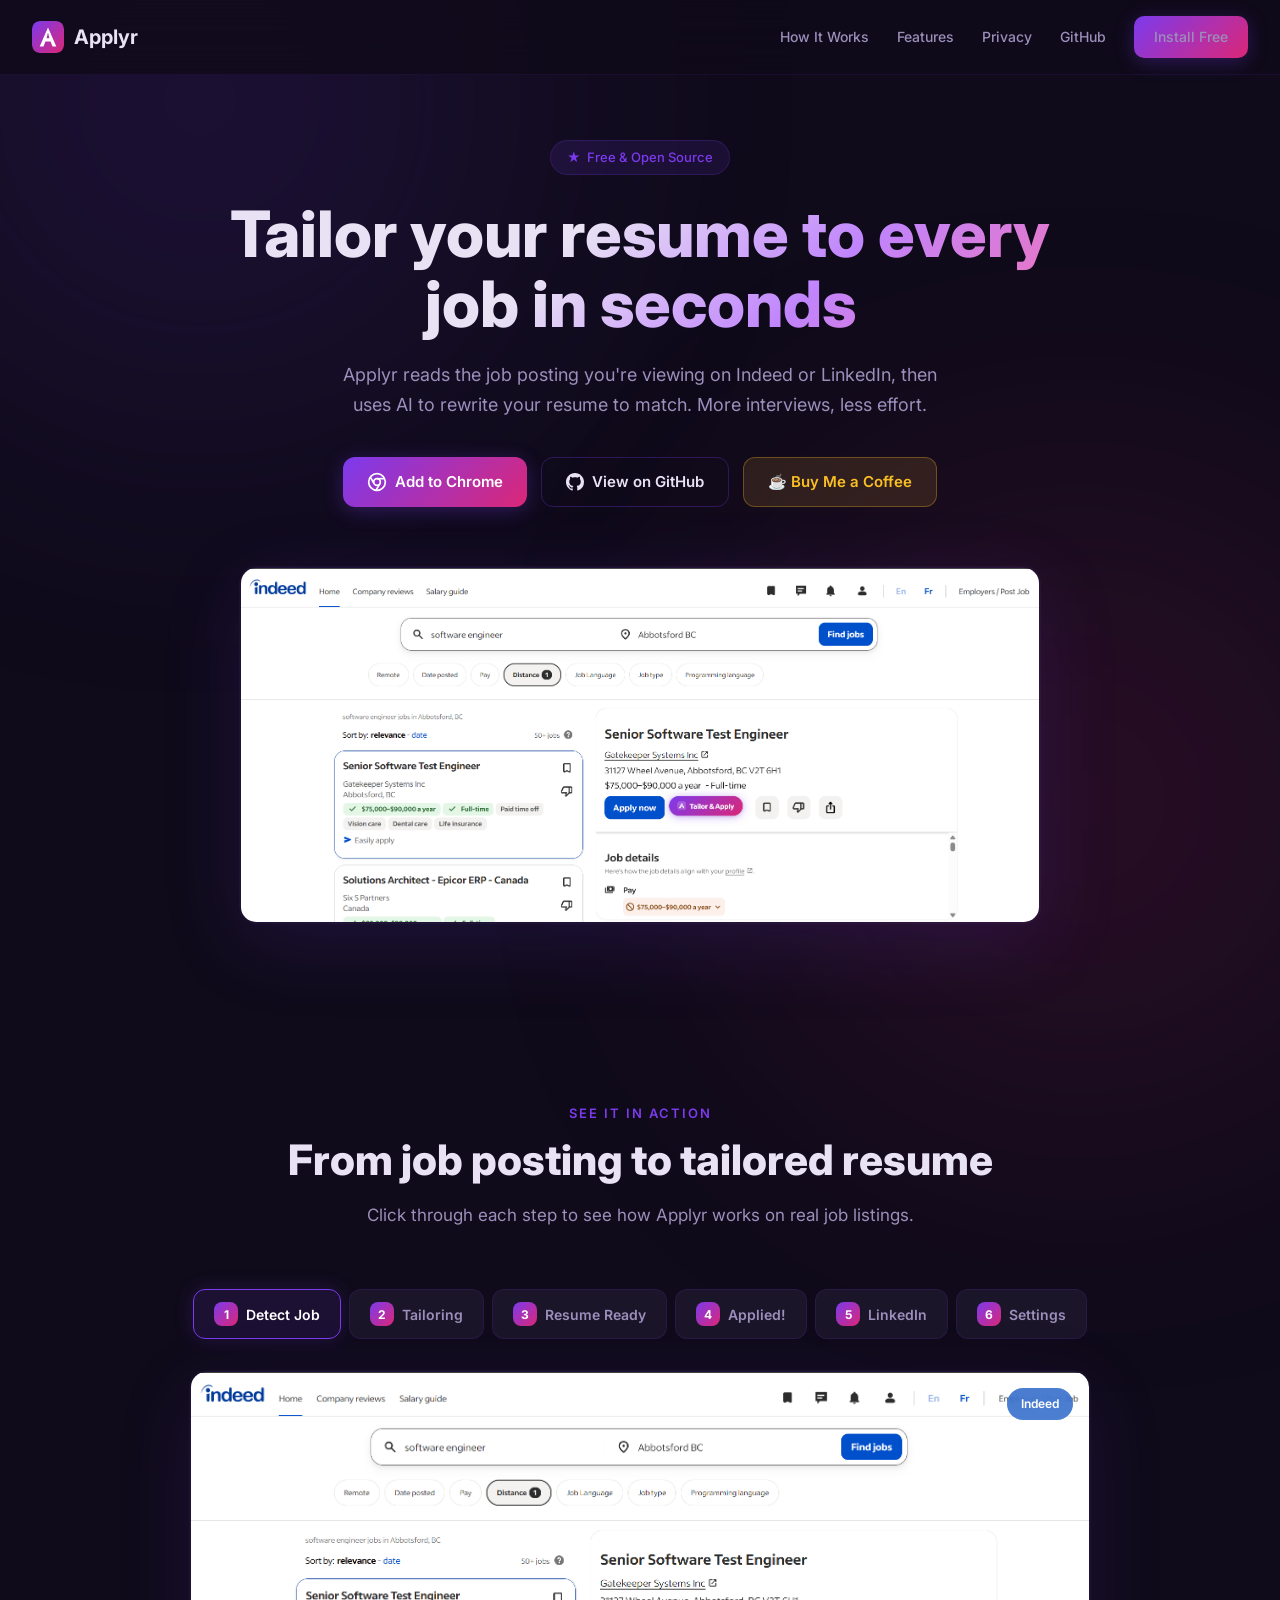
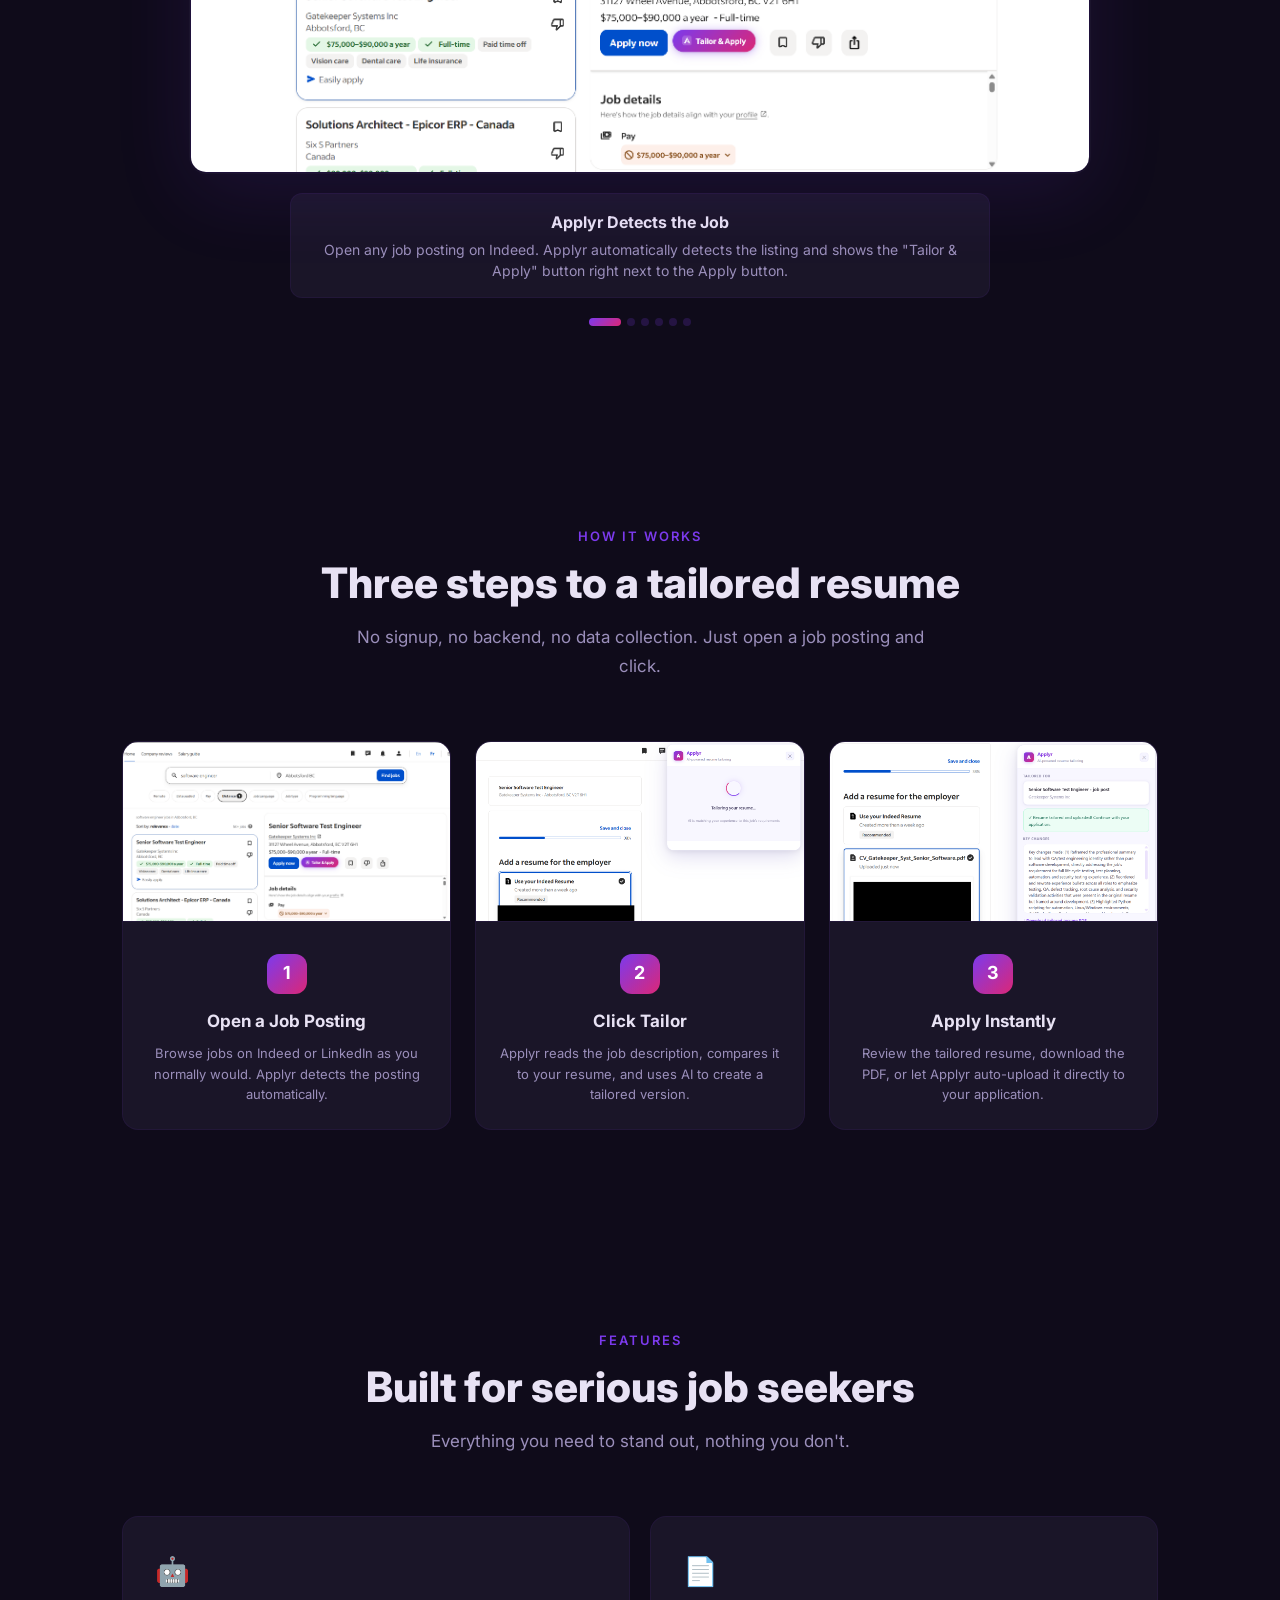
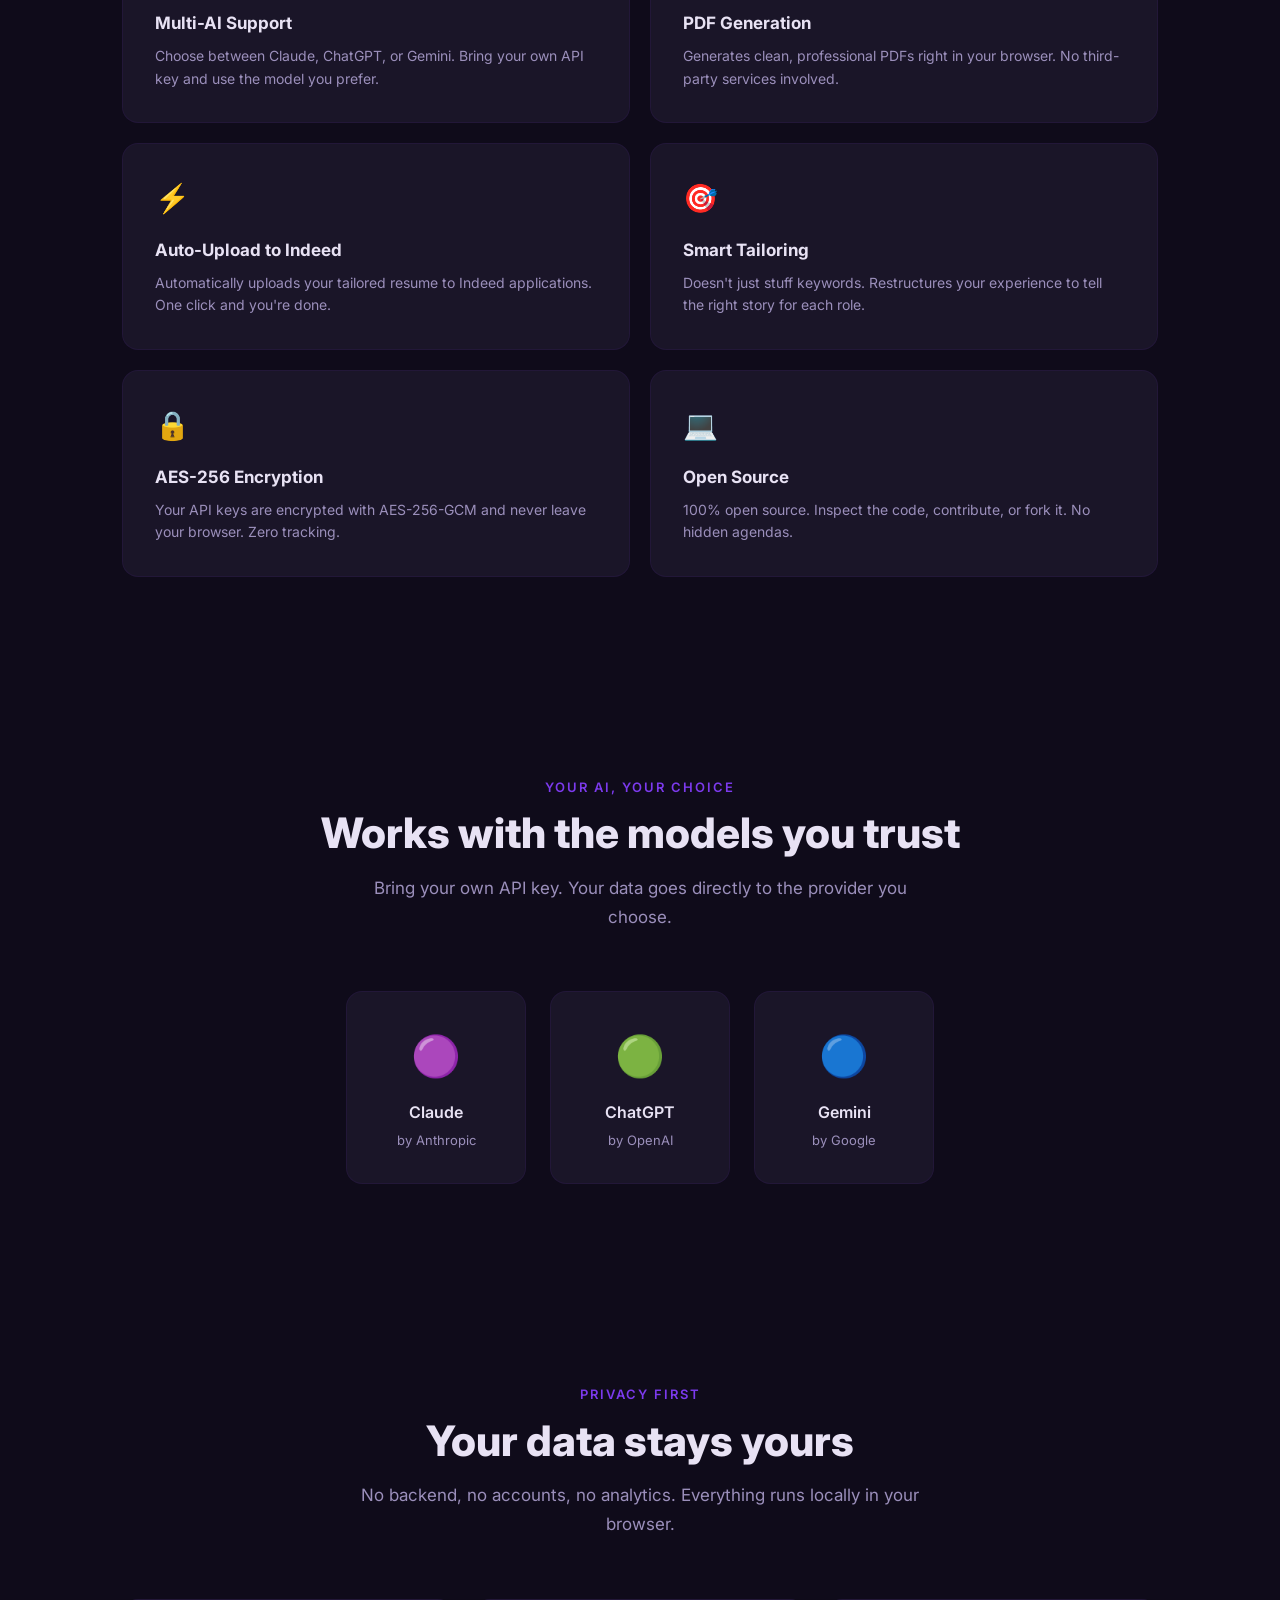
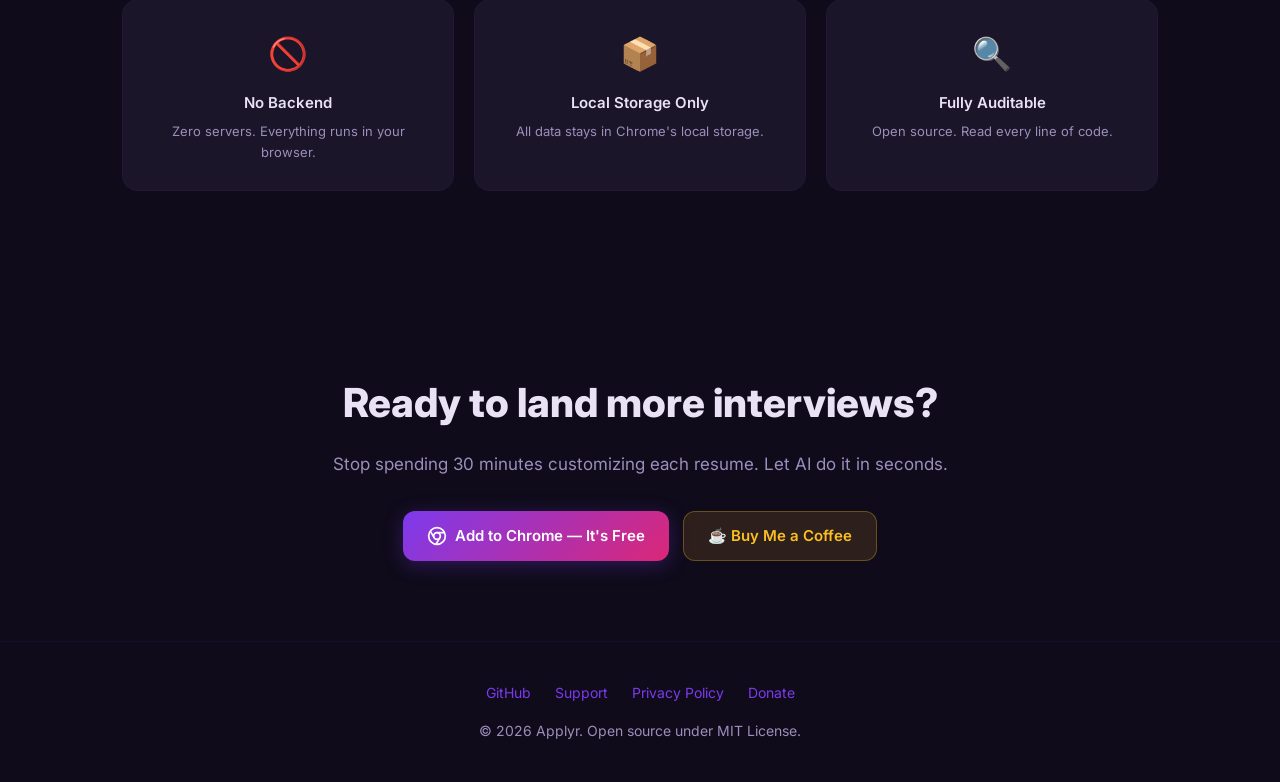
<file: docs/index.html>
<!DOCTYPE html>
<html lang="en">
<head>
  <meta charset="UTF-8">
  <meta name="viewport" content="width=device-width, initial-scale=1.0">
  <title>Applyr — AI-Powered Resume Tailoring for Indeed & LinkedIn</title>
  <meta name="description" content="Free, open-source Chrome extension that uses AI to tailor your resume to any job posting on Indeed and LinkedIn. Supports Claude, ChatGPT, and Gemini.">
  <meta property="og:title" content="Applyr — Tailor Your Resume with AI">
  <meta property="og:description" content="Free Chrome extension that reads job postings and tailors your resume using AI. Open source, privacy-first.">
  <meta property="og:image" content="https://jean0123.github.io/applyr-extension/assets/og-image.png">
  <meta property="og:url" content="https://jean0123.github.io/applyr-extension">
  <meta name="twitter:card" content="summary_large_image">
  <link rel="icon" type="image/svg+xml" href="assets/logo.svg">
  <link href="https://fonts.googleapis.com/css2?family=Inter:wght@400;500;600;700;800&display=swap" rel="stylesheet">
  <style>
    *, *::before, *::after { margin: 0; padding: 0; box-sizing: border-box; }

    :root {
      --violet: #7C3AED;
      --pink: #DB2777;
      --bg: #0F0B1A;
      --bg-card: #1A1528;
      --bg-card-hover: #231D35;
      --text: #E8E2F4;
      --text-muted: #9B8FBB;
      --grad: linear-gradient(135deg, #7C3AED, #DB2777);
      --radius: 16px;
    }

    html { scroll-behavior: smooth; }

    body {
      font-family: 'Inter', -apple-system, sans-serif;
      background: var(--bg);
      color: var(--text);
      line-height: 1.6;
      overflow-x: hidden;
    }

    /* ── Ambient Glow ── */
    .glow {
      position: fixed;
      width: 600px;
      height: 600px;
      border-radius: 50%;
      filter: blur(150px);
      opacity: 0.15;
      pointer-events: none;
      z-index: 0;
    }
    .glow--violet { background: var(--violet); top: -200px; left: -100px; }
    .glow--pink { background: var(--pink); bottom: -200px; right: -100px; }

    /* ── Nav ── */
    nav {
      position: fixed;
      top: 0;
      left: 0;
      right: 0;
      z-index: 100;
      padding: 16px 32px;
      display: flex;
      align-items: center;
      justify-content: space-between;
      background: rgba(15, 11, 26, 0.8);
      backdrop-filter: blur(20px);
      border-bottom: 1px solid rgba(124, 58, 237, 0.1);
    }
    .nav-logo {
      display: flex;
      align-items: center;
      gap: 10px;
      text-decoration: none;
      font-weight: 700;
      font-size: 20px;
      color: var(--text);
    }
    .nav-logo img { width: 32px; height: 32px; border-radius: 8px; }
    .nav-links { display: flex; gap: 28px; align-items: center; }
    .nav-links a {
      color: var(--text-muted);
      text-decoration: none;
      font-size: 14px;
      font-weight: 500;
      transition: color 0.2s;
    }
    .nav-links a:hover { color: var(--text); }

    /* ── Buttons ── */
    .btn {
      display: inline-flex;
      align-items: center;
      gap: 8px;
      padding: 12px 24px;
      border-radius: 12px;
      font-family: inherit;
      font-size: 15px;
      font-weight: 600;
      text-decoration: none;
      cursor: pointer;
      border: none;
      transition: all 0.2s;
    }
    .btn--primary {
      background: var(--grad);
      color: white;
      box-shadow: 0 4px 20px rgba(124, 58, 237, 0.3);
    }
    .btn--primary:hover {
      transform: translateY(-2px);
      box-shadow: 0 6px 30px rgba(124, 58, 237, 0.4);
    }
    .btn--outline {
      background: transparent;
      color: var(--text);
      border: 1.5px solid rgba(124, 58, 237, 0.3);
    }
    .btn--outline:hover {
      border-color: var(--violet);
      background: rgba(124, 58, 237, 0.08);
    }
    .btn--coffee {
      background: rgba(255, 180, 50, 0.12);
      color: #FBBF24;
      border: 1.5px solid rgba(251, 191, 36, 0.3);
    }
    .btn--coffee:hover {
      background: rgba(255, 180, 50, 0.2);
      border-color: #FBBF24;
      transform: translateY(-2px);
    }
    .btn--sm { padding: 10px 20px; font-size: 14px; border-radius: 10px; }

    /* ── Hero ── */
    .hero {
      position: relative;
      z-index: 1;
      padding: 140px 32px 80px;
      text-align: center;
      max-width: 900px;
      margin: 0 auto;
    }
    .hero-badge {
      display: inline-flex;
      align-items: center;
      gap: 6px;
      background: rgba(124, 58, 237, 0.12);
      border: 1px solid rgba(124, 58, 237, 0.2);
      border-radius: 100px;
      padding: 6px 16px;
      font-size: 13px;
      font-weight: 500;
      color: var(--violet);
      margin-bottom: 24px;
    }
    .hero h1 {
      font-size: clamp(36px, 5.5vw, 64px);
      font-weight: 800;
      line-height: 1.1;
      margin-bottom: 20px;
      background: linear-gradient(135deg, #E8E2F4 40%, #C084FC 70%, #F472B6);
      -webkit-background-clip: text;
      -webkit-text-fill-color: transparent;
      background-clip: text;
    }
    .hero p {
      font-size: 18px;
      color: var(--text-muted);
      max-width: 600px;
      margin: 0 auto 36px;
      line-height: 1.7;
    }
    .hero-buttons { display: flex; gap: 14px; justify-content: center; flex-wrap: wrap; }

    /* ── Screenshot ── */
    .hero-screenshot {
      margin: 60px auto 0;
      max-width: 800px;
      border-radius: 16px;
      overflow: hidden;
      border: 1px solid rgba(124, 58, 237, 0.15);
      box-shadow: 0 20px 80px rgba(124, 58, 237, 0.15), 0 0 0 1px rgba(255,255,255,0.03);
    }
    .hero-screenshot img { width: 100%; display: block; }

    /* ── Section ── */
    section {
      position: relative;
      z-index: 1;
      padding: 100px 32px;
      max-width: 1100px;
      margin: 0 auto;
    }
    .section-label {
      font-size: 13px;
      font-weight: 600;
      text-transform: uppercase;
      letter-spacing: 2px;
      color: var(--violet);
      margin-bottom: 12px;
    }
    .section-title {
      font-size: clamp(28px, 4vw, 42px);
      font-weight: 800;
      margin-bottom: 16px;
      line-height: 1.15;
    }
    .section-desc {
      font-size: 17px;
      color: var(--text-muted);
      max-width: 600px;
      line-height: 1.7;
    }
    .section-header { text-align: center; margin-bottom: 60px; }
    .section-header .section-desc { margin: 0 auto; }

    /* ── Interactive Demo / Showcase ── */
    .showcase {
      position: relative;
      z-index: 1;
      max-width: 1100px;
      margin: 0 auto;
      padding: 0 32px;
    }
    .showcase-tabs {
      display: flex;
      justify-content: center;
      gap: 8px;
      margin-bottom: 32px;
      flex-wrap: wrap;
    }
    .showcase-tab {
      display: flex;
      align-items: center;
      gap: 8px;
      padding: 12px 20px;
      border-radius: 12px;
      border: 1.5px solid rgba(124, 58, 237, 0.15);
      background: var(--bg-card);
      color: var(--text-muted);
      font-family: inherit;
      font-size: 14px;
      font-weight: 600;
      cursor: pointer;
      transition: all 0.3s;
    }
    .showcase-tab:hover {
      border-color: rgba(124, 58, 237, 0.3);
      background: var(--bg-card-hover);
      color: var(--text);
    }
    .showcase-tab.active {
      border-color: var(--violet);
      background: rgba(124, 58, 237, 0.12);
      color: white;
      box-shadow: 0 0 20px rgba(124, 58, 237, 0.2);
    }
    .showcase-tab-num {
      display: inline-flex;
      align-items: center;
      justify-content: center;
      width: 24px;
      height: 24px;
      border-radius: 8px;
      background: var(--grad);
      color: white;
      font-size: 12px;
      font-weight: 700;
    }
    .showcase-content {
      position: relative;
      max-width: 900px;
      margin: 0 auto;
    }
    .showcase-slide {
      display: none;
      animation: fadeSlide 0.4s ease-out;
    }
    .showcase-slide.active { display: block; }
    @keyframes fadeSlide {
      from { opacity: 0; transform: scale(0.97); }
      to { opacity: 1; transform: scale(1); }
    }
    .showcase-img-wrap {
      border-radius: 16px;
      overflow: hidden;
      border: 1px solid rgba(124, 58, 237, 0.15);
      box-shadow: 0 20px 80px rgba(124, 58, 237, 0.12), 0 0 0 1px rgba(255,255,255,0.03);
      position: relative;
    }
    .showcase-img-wrap img {
      width: 100%;
      display: block;
    }
    .showcase-caption {
      text-align: center;
      margin-top: 20px;
      padding: 16px 24px;
      background: var(--bg-card);
      border: 1px solid rgba(124, 58, 237, 0.08);
      border-radius: 12px;
      max-width: 700px;
      margin-left: auto;
      margin-right: auto;
    }
    .showcase-caption h3 {
      font-size: 16px;
      font-weight: 700;
      margin-bottom: 4px;
    }
    .showcase-caption p {
      font-size: 14px;
      color: var(--text-muted);
      line-height: 1.5;
    }
    .showcase-platform-badge {
      position: absolute;
      top: 16px;
      right: 16px;
      padding: 6px 14px;
      border-radius: 100px;
      font-size: 12px;
      font-weight: 600;
      backdrop-filter: blur(10px);
      z-index: 2;
    }
    .badge-indeed {
      background: rgba(32, 95, 199, 0.8);
      color: white;
    }
    .badge-linkedin {
      background: rgba(10, 102, 194, 0.8);
      color: white;
    }
    .badge-settings {
      background: rgba(124, 58, 237, 0.8);
      color: white;
    }

    /* ── Progress bar for auto-play ── */
    .showcase-progress {
      display: flex;
      justify-content: center;
      gap: 6px;
      margin-top: 20px;
    }
    .showcase-dot {
      width: 8px;
      height: 8px;
      border-radius: 50%;
      background: rgba(124, 58, 237, 0.2);
      transition: all 0.3s;
      cursor: pointer;
    }
    .showcase-dot.active {
      width: 32px;
      border-radius: 4px;
      background: var(--grad);
    }

    /* ── How It Works (with images) ── */
    .steps {
      display: grid;
      grid-template-columns: repeat(3, 1fr);
      gap: 24px;
      margin-top: 60px;
    }
    .step {
      background: var(--bg-card);
      border: 1px solid rgba(124, 58, 237, 0.08);
      border-radius: var(--radius);
      padding: 0;
      text-align: center;
      transition: all 0.3s;
      overflow: hidden;
    }
    .step:hover {
      background: var(--bg-card-hover);
      border-color: rgba(124, 58, 237, 0.2);
      transform: translateY(-4px);
    }
    .step-img {
      width: 100%;
      height: 180px;
      object-fit: cover;
      object-position: top;
      border-bottom: 1px solid rgba(124, 58, 237, 0.08);
    }
    .step-body { padding: 24px 20px; }
    .step-num {
      display: inline-flex;
      align-items: center;
      justify-content: center;
      width: 40px;
      height: 40px;
      border-radius: 12px;
      background: var(--grad);
      color: white;
      font-weight: 700;
      font-size: 18px;
      margin-bottom: 14px;
    }
    .step h3 { font-size: 17px; font-weight: 700; margin-bottom: 8px; }
    .step p { font-size: 13px; color: var(--text-muted); line-height: 1.6; }

    /* ── Features ── */
    .features {
      display: grid;
      grid-template-columns: repeat(2, 1fr);
      gap: 20px;
    }
    .feature {
      background: var(--bg-card);
      border: 1px solid rgba(124, 58, 237, 0.08);
      border-radius: var(--radius);
      padding: 32px;
      transition: all 0.3s;
    }
    .feature:hover {
      background: var(--bg-card-hover);
      border-color: rgba(124, 58, 237, 0.2);
    }
    .feature-icon { font-size: 28px; margin-bottom: 16px; }
    .feature h3 { font-size: 17px; font-weight: 700; margin-bottom: 8px; }
    .feature p { font-size: 14px; color: var(--text-muted); line-height: 1.6; }

    /* ── AI Providers ── */
    .providers {
      display: flex;
      gap: 24px;
      justify-content: center;
      margin-top: 48px;
      flex-wrap: wrap;
    }
    .provider {
      background: var(--bg-card);
      border: 1px solid rgba(124, 58, 237, 0.08);
      border-radius: var(--radius);
      padding: 32px 40px;
      text-align: center;
      min-width: 180px;
      transition: all 0.3s;
    }
    .provider:hover {
      background: var(--bg-card-hover);
      border-color: rgba(124, 58, 237, 0.2);
      transform: translateY(-4px);
    }
    .provider-icon { font-size: 40px; margin-bottom: 12px; }
    .provider h3 { font-size: 16px; font-weight: 600; }
    .provider p { font-size: 13px; color: var(--text-muted); margin-top: 4px; }

    /* ── Privacy ── */
    .privacy-grid {
      display: grid;
      grid-template-columns: repeat(3, 1fr);
      gap: 20px;
      margin-top: 48px;
    }
    .privacy-item {
      text-align: center;
      padding: 28px 20px;
      background: var(--bg-card);
      border: 1px solid rgba(124, 58, 237, 0.08);
      border-radius: var(--radius);
    }
    .privacy-icon { font-size: 32px; margin-bottom: 12px; }
    .privacy-item h3 { font-size: 15px; font-weight: 600; margin-bottom: 6px; }
    .privacy-item p { font-size: 13px; color: var(--text-muted); }

    /* ── CTA ── */
    .cta {
      text-align: center;
      padding: 80px 32px;
      max-width: 700px;
      margin: 0 auto;
    }
    .cta h2 {
      font-size: clamp(28px, 4vw, 40px);
      font-weight: 800;
      margin-bottom: 16px;
    }
    .cta p {
      font-size: 17px;
      color: var(--text-muted);
      margin-bottom: 32px;
    }
    .cta-buttons { display: flex; gap: 14px; justify-content: center; flex-wrap: wrap; }

    /* ── Footer ── */
    footer {
      position: relative;
      z-index: 1;
      text-align: center;
      padding: 40px 32px;
      border-top: 1px solid rgba(124, 58, 237, 0.08);
      color: var(--text-muted);
      font-size: 14px;
    }
    footer a { color: var(--violet); text-decoration: none; }
    footer a:hover { text-decoration: underline; }
    .footer-links { display: flex; gap: 24px; justify-content: center; margin-bottom: 16px; }

    /* ── Responsive ── */
    @media (max-width: 768px) {
      nav { padding: 12px 20px; }
      .nav-links a:not(.btn) { display: none; }
      .hero { padding: 120px 20px 60px; }
      .steps { grid-template-columns: 1fr; }
      .features { grid-template-columns: 1fr; }
      .privacy-grid { grid-template-columns: 1fr; }
      .providers { flex-direction: column; align-items: center; }
      section { padding: 60px 20px; }
      .showcase { padding: 0 16px; }
      .showcase-tabs { gap: 6px; }
      .showcase-tab { padding: 8px 12px; font-size: 12px; }
    }

    /* ── Animations ── */
    @keyframes fadeUp {
      from { opacity: 0; transform: translateY(30px); }
      to { opacity: 1; transform: translateY(0); }
    }
    .animate { animation: fadeUp 0.6s ease-out forwards; opacity: 0; }
    .animate-d1 { animation-delay: 0.1s; }
    .animate-d2 { animation-delay: 0.2s; }
    .animate-d3 { animation-delay: 0.3s; }
    .animate-d4 { animation-delay: 0.4s; }
  </style>
</head>
<body>

  <!-- Ambient Glow -->
  <div class="glow glow--violet"></div>
  <div class="glow glow--pink"></div>

  <!-- Nav -->
  <nav>
    <a href="#" class="nav-logo">
      <img src="assets/logo.svg" alt="Applyr">
      Applyr
    </a>
    <div class="nav-links">
      <a href="#how-it-works">How It Works</a>
      <a href="#features">Features</a>
      <a href="#privacy">Privacy</a>
      <a href="https://github.com/jean0123/applyr-extension" target="_blank">GitHub</a>
      <a href="#install" class="btn btn--primary btn--sm">Install Free</a>
    </div>
  </nav>

  <!-- Hero -->
  <div class="hero">
    <div class="hero-badge animate">
      <span>&#9733;</span> Free &amp; Open Source
    </div>
    <h1 class="animate animate-d1">Tailor your resume to every job in seconds</h1>
    <p class="animate animate-d2">
      Applyr reads the job posting you're viewing on Indeed or LinkedIn, then uses AI to rewrite your resume to match. More interviews, less effort.
    </p>
    <div class="hero-buttons animate animate-d3">
      <a href="#install" class="btn btn--primary">
        <svg width="20" height="20" viewBox="0 0 24 24" fill="none" stroke="currentColor" stroke-width="2"><circle cx="12" cy="12" r="10"/><circle cx="12" cy="12" r="4"/><line x1="21.17" y1="8" x2="12" y2="8"/><line x1="3.95" y1="6.06" x2="8.54" y2="14"/><line x1="10.88" y1="21.94" x2="15.46" y2="14"/></svg>
        Add to Chrome
      </a>
      <a href="https://github.com/jean0123/applyr-extension" target="_blank" class="btn btn--outline">
        <svg width="18" height="18" viewBox="0 0 24 24" fill="currentColor"><path d="M12 0C5.37 0 0 5.37 0 12c0 5.31 3.435 9.795 8.205 11.385.6.105.825-.255.825-.57 0-.285-.015-1.23-.015-2.235-3.015.555-3.795-.735-4.035-1.41-.135-.345-.72-1.41-1.23-1.695-.42-.225-1.02-.78-.015-.795.945-.015 1.62.87 1.845 1.23 1.08 1.815 2.805 1.305 3.495.99.105-.78.42-1.305.765-1.605-2.67-.3-5.46-1.335-5.46-5.925 0-1.305.465-2.385 1.23-3.225-.12-.3-.54-1.53.12-3.18 0 0 1.005-.315 3.3 1.23.96-.27 1.98-.405 3-.405s2.04.135 3 .405c2.295-1.56 3.3-1.23 3.3-1.23.66 1.65.24 2.88.12 3.18.765.84 1.23 1.905 1.23 3.225 0 4.605-2.805 5.625-5.475 5.925.435.375.81 1.095.81 2.22 0 1.605-.015 2.895-.015 3.3 0 .315.225.69.825.57A12.02 12.02 0 0024 12c0-6.63-5.37-12-12-12z"/></svg>
        View on GitHub
      </a>
      <a href="https://buy.stripe.com/9B6fZh7ELag941f5Z8dIA00" target="_blank" class="btn btn--coffee">
        &#9749; Buy Me a Coffee
      </a>
    </div>
    <div class="hero-screenshot animate animate-d4">
      <img src="assets/step-1-detect.png" alt="Applyr detecting a job posting on Indeed">
    </div>
  </div>

  <!-- Interactive Showcase -->
  <section id="see-it-in-action">
    <div class="section-header">
      <div class="section-label">See It In Action</div>
      <h2 class="section-title">From job posting to tailored resume</h2>
      <p class="section-desc">Click through each step to see how Applyr works on real job listings.</p>
    </div>

    <div class="showcase">
      <div class="showcase-tabs">
        <button class="showcase-tab active" data-slide="0">
          <span class="showcase-tab-num">1</span> Detect Job
        </button>
        <button class="showcase-tab" data-slide="1">
          <span class="showcase-tab-num">2</span> Tailoring
        </button>
        <button class="showcase-tab" data-slide="2">
          <span class="showcase-tab-num">3</span> Resume Ready
        </button>
        <button class="showcase-tab" data-slide="3">
          <span class="showcase-tab-num">4</span> Applied!
        </button>
        <button class="showcase-tab" data-slide="4">
          <span class="showcase-tab-num">5</span> LinkedIn
        </button>
        <button class="showcase-tab" data-slide="5">
          <span class="showcase-tab-num">6</span> Settings
        </button>
      </div>

      <div class="showcase-content">
        <!-- Slide 1: Detect -->
        <div class="showcase-slide active" data-index="0">
          <div class="showcase-img-wrap">
            <span class="showcase-platform-badge badge-indeed">Indeed</span>
            <img src="assets/step-1-detect.png" alt="Applyr detects the job posting on Indeed">
          </div>
          <div class="showcase-caption">
            <h3>Applyr Detects the Job</h3>
            <p>Open any job posting on Indeed. Applyr automatically detects the listing and shows the "Tailor & Apply" button right next to the Apply button.</p>
          </div>
        </div>

        <!-- Slide 2: Tailoring -->
        <div class="showcase-slide" data-index="1">
          <div class="showcase-img-wrap">
            <span class="showcase-platform-badge badge-indeed">Indeed</span>
            <img src="assets/step-2-tailoring.png" alt="AI is tailoring the resume">
          </div>
          <div class="showcase-caption">
            <h3>AI Tailors Your Resume</h3>
            <p>Click "Tailor & Apply" and watch the AI analyze the job requirements, then rewrite your resume to match the position perfectly.</p>
          </div>
        </div>

        <!-- Slide 3: Ready -->
        <div class="showcase-slide" data-index="2">
          <div class="showcase-img-wrap">
            <span class="showcase-platform-badge badge-linkedin">LinkedIn</span>
            <img src="assets/step-3-ready.png" alt="Tailored resume ready for download">
          </div>
          <div class="showcase-caption">
            <h3>Review & Download</h3>
            <p>Your tailored resume is ready. Preview it, download the PDF, or let Applyr auto-upload it directly to your application.</p>
          </div>
        </div>

        <!-- Slide 4: Done -->
        <div class="showcase-slide" data-index="3">
          <div class="showcase-img-wrap">
            <span class="showcase-platform-badge badge-indeed">Indeed</span>
            <img src="assets/step-4-done.png" alt="Application submitted with tailored resume">
          </div>
          <div class="showcase-caption">
            <h3>Application Complete</h3>
            <p>Your tailored resume is automatically uploaded to the application. One click from job posting to submitted application.</p>
          </div>
        </div>

        <!-- Slide 5: LinkedIn -->
        <div class="showcase-slide" data-index="4">
          <div class="showcase-img-wrap">
            <span class="showcase-platform-badge badge-linkedin">LinkedIn</span>
            <img src="assets/step-5-linkedin.png" alt="Applyr working on LinkedIn">
          </div>
          <div class="showcase-caption">
            <h3>Works on LinkedIn Too</h3>
            <p>Applyr works seamlessly on LinkedIn job listings. Same powerful tailoring, same one-click workflow.</p>
          </div>
        </div>

        <!-- Slide 6: Settings -->
        <div class="showcase-slide" data-index="5">
          <div class="showcase-img-wrap">
            <span class="showcase-platform-badge badge-settings">Settings</span>
            <img src="assets/settings.png" alt="Applyr settings and AI configuration">
          </div>
          <div class="showcase-caption">
            <h3>Easy Configuration</h3>
            <p>Set up your profile, paste your resume, choose your AI provider, and configure your API key. Everything in one clean settings page.</p>
          </div>
        </div>
      </div>

      <div class="showcase-progress">
        <div class="showcase-dot active" data-slide="0"></div>
        <div class="showcase-dot" data-slide="1"></div>
        <div class="showcase-dot" data-slide="2"></div>
        <div class="showcase-dot" data-slide="3"></div>
        <div class="showcase-dot" data-slide="4"></div>
        <div class="showcase-dot" data-slide="5"></div>
      </div>
    </div>
  </section>

  <!-- How It Works -->
  <section id="how-it-works">
    <div class="section-header">
      <div class="section-label">How It Works</div>
      <h2 class="section-title">Three steps to a tailored resume</h2>
      <p class="section-desc">No signup, no backend, no data collection. Just open a job posting and click.</p>
    </div>
    <div class="steps">
      <div class="step">
        <img class="step-img" src="assets/step-1-detect.png" alt="Open a job posting">
        <div class="step-body">
          <div class="step-num">1</div>
          <h3>Open a Job Posting</h3>
          <p>Browse jobs on Indeed or LinkedIn as you normally would. Applyr detects the posting automatically.</p>
        </div>
      </div>
      <div class="step">
        <img class="step-img" src="assets/step-2-tailoring.png" alt="AI tailoring resume">
        <div class="step-body">
          <div class="step-num">2</div>
          <h3>Click Tailor</h3>
          <p>Applyr reads the job description, compares it to your resume, and uses AI to create a tailored version.</p>
        </div>
      </div>
      <div class="step">
        <img class="step-img" src="assets/step-4-done.png" alt="Application done">
        <div class="step-body">
          <div class="step-num">3</div>
          <h3>Apply Instantly</h3>
          <p>Review the tailored resume, download the PDF, or let Applyr auto-upload it directly to your application.</p>
        </div>
      </div>
    </div>
  </section>

  <!-- Features -->
  <section id="features">
    <div class="section-header">
      <div class="section-label">Features</div>
      <h2 class="section-title">Built for serious job seekers</h2>
      <p class="section-desc">Everything you need to stand out, nothing you don't.</p>
    </div>
    <div class="features">
      <div class="feature">
        <div class="feature-icon">&#x1F916;</div>
        <h3>Multi-AI Support</h3>
        <p>Choose between Claude, ChatGPT, or Gemini. Bring your own API key and use the model you prefer.</p>
      </div>
      <div class="feature">
        <div class="feature-icon">&#x1F4C4;</div>
        <h3>PDF Generation</h3>
        <p>Generates clean, professional PDFs right in your browser. No third-party services involved.</p>
      </div>
      <div class="feature">
        <div class="feature-icon">&#x26A1;</div>
        <h3>Auto-Upload to Indeed</h3>
        <p>Automatically uploads your tailored resume to Indeed applications. One click and you're done.</p>
      </div>
      <div class="feature">
        <div class="feature-icon">&#x1F3AF;</div>
        <h3>Smart Tailoring</h3>
        <p>Doesn't just stuff keywords. Restructures your experience to tell the right story for each role.</p>
      </div>
      <div class="feature">
        <div class="feature-icon">&#x1F512;</div>
        <h3>AES-256 Encryption</h3>
        <p>Your API keys are encrypted with AES-256-GCM and never leave your browser. Zero tracking.</p>
      </div>
      <div class="feature">
        <div class="feature-icon">&#x1F4BB;</div>
        <h3>Open Source</h3>
        <p>100% open source. Inspect the code, contribute, or fork it. No hidden agendas.</p>
      </div>
    </div>
  </section>

  <!-- AI Providers -->
  <section id="providers">
    <div class="section-header">
      <div class="section-label">Your AI, Your Choice</div>
      <h2 class="section-title">Works with the models you trust</h2>
      <p class="section-desc">Bring your own API key. Your data goes directly to the provider you choose.</p>
    </div>
    <div class="providers">
      <div class="provider">
        <div class="provider-icon">&#x1F7E3;</div>
        <h3>Claude</h3>
        <p>by Anthropic</p>
      </div>
      <div class="provider">
        <div class="provider-icon">&#x1F7E2;</div>
        <h3>ChatGPT</h3>
        <p>by OpenAI</p>
      </div>
      <div class="provider">
        <div class="provider-icon">&#x1F535;</div>
        <h3>Gemini</h3>
        <p>by Google</p>
      </div>
    </div>
  </section>

  <!-- Privacy -->
  <section id="privacy">
    <div class="section-header">
      <div class="section-label">Privacy First</div>
      <h2 class="section-title">Your data stays yours</h2>
      <p class="section-desc">No backend, no accounts, no analytics. Everything runs locally in your browser.</p>
    </div>
    <div class="privacy-grid">
      <div class="privacy-item">
        <div class="privacy-icon">&#x1F6AB;</div>
        <h3>No Backend</h3>
        <p>Zero servers. Everything runs in your browser.</p>
      </div>
      <div class="privacy-item">
        <div class="privacy-icon">&#x1F4E6;</div>
        <h3>Local Storage Only</h3>
        <p>All data stays in Chrome's local storage.</p>
      </div>
      <div class="privacy-item">
        <div class="privacy-icon">&#x1F50D;</div>
        <h3>Fully Auditable</h3>
        <p>Open source. Read every line of code.</p>
      </div>
    </div>
  </section>

  <!-- CTA -->
  <div class="cta" id="install">
    <h2>Ready to land more interviews?</h2>
    <p>Stop spending 30 minutes customizing each resume. Let AI do it in seconds.</p>
    <div class="cta-buttons">
      <a href="#" id="chrome-store-link" class="btn btn--primary">
        <svg width="20" height="20" viewBox="0 0 24 24" fill="none" stroke="currentColor" stroke-width="2"><circle cx="12" cy="12" r="10"/><circle cx="12" cy="12" r="4"/><line x1="21.17" y1="8" x2="12" y2="8"/><line x1="3.95" y1="6.06" x2="8.54" y2="14"/><line x1="10.88" y1="21.94" x2="15.46" y2="14"/></svg>
        Add to Chrome — It's Free
      </a>
      <a href="https://buy.stripe.com/9B6fZh7ELag941f5Z8dIA00" target="_blank" class="btn btn--coffee">
        &#9749; Buy Me a Coffee
      </a>
    </div>
  </div>

  <!-- Footer -->
  <footer>
    <div class="footer-links">
      <a href="https://github.com/jean0123/applyr-extension" target="_blank">GitHub</a>
      <a href="https://github.com/jean0123/applyr-extension/issues" target="_blank">Support</a>
      <a href="https://github.com/jean0123/applyr-extension/blob/main/PRIVACY.md" target="_blank">Privacy Policy</a>
      <a href="https://buy.stripe.com/9B6fZh7ELag941f5Z8dIA00" target="_blank">Donate</a>
    </div>
    <p>&copy; 2026 Applyr. Open source under MIT License.</p>
  </footer>

  <!-- Interactive Showcase + Scroll Animations -->
  <script>
    // ── Showcase tabs ──
    const tabs = document.querySelectorAll('.showcase-tab');
    const slides = document.querySelectorAll('.showcase-slide');
    const dots = document.querySelectorAll('.showcase-dot');
    let currentSlide = 0;
    let autoPlayTimer;

    function goToSlide(index) {
      currentSlide = index;
      tabs.forEach(t => t.classList.remove('active'));
      slides.forEach(s => s.classList.remove('active'));
      dots.forEach(d => d.classList.remove('active'));

      tabs[index].classList.add('active');
      slides[index].classList.add('active');
      dots[index].classList.add('active');
    }

    tabs.forEach(tab => {
      tab.addEventListener('click', () => {
        goToSlide(parseInt(tab.dataset.slide));
        resetAutoPlay();
      });
    });

    dots.forEach(dot => {
      dot.addEventListener('click', () => {
        goToSlide(parseInt(dot.dataset.slide));
        resetAutoPlay();
      });
    });

    // Auto-play every 4 seconds
    function startAutoPlay() {
      autoPlayTimer = setInterval(() => {
        goToSlide((currentSlide + 1) % slides.length);
      }, 4000);
    }

    function resetAutoPlay() {
      clearInterval(autoPlayTimer);
      startAutoPlay();
    }

    startAutoPlay();

    // Pause on hover
    const showcaseEl = document.querySelector('.showcase');
    showcaseEl.addEventListener('mouseenter', () => clearInterval(autoPlayTimer));
    showcaseEl.addEventListener('mouseleave', () => startAutoPlay());

    // ── Scroll animations ──
    const observer = new IntersectionObserver((entries) => {
      entries.forEach(entry => {
        if (entry.isIntersecting) {
          entry.target.style.animation = 'fadeUp 0.6s ease-out forwards';
          observer.unobserve(entry.target);
        }
      });
    }, { threshold: 0.1 });

    document.querySelectorAll('.step, .feature, .provider, .privacy-item, .showcase').forEach(el => {
      el.style.opacity = '0';
      observer.observe(el);
    });
  </script>

</body>
</html>
</file>
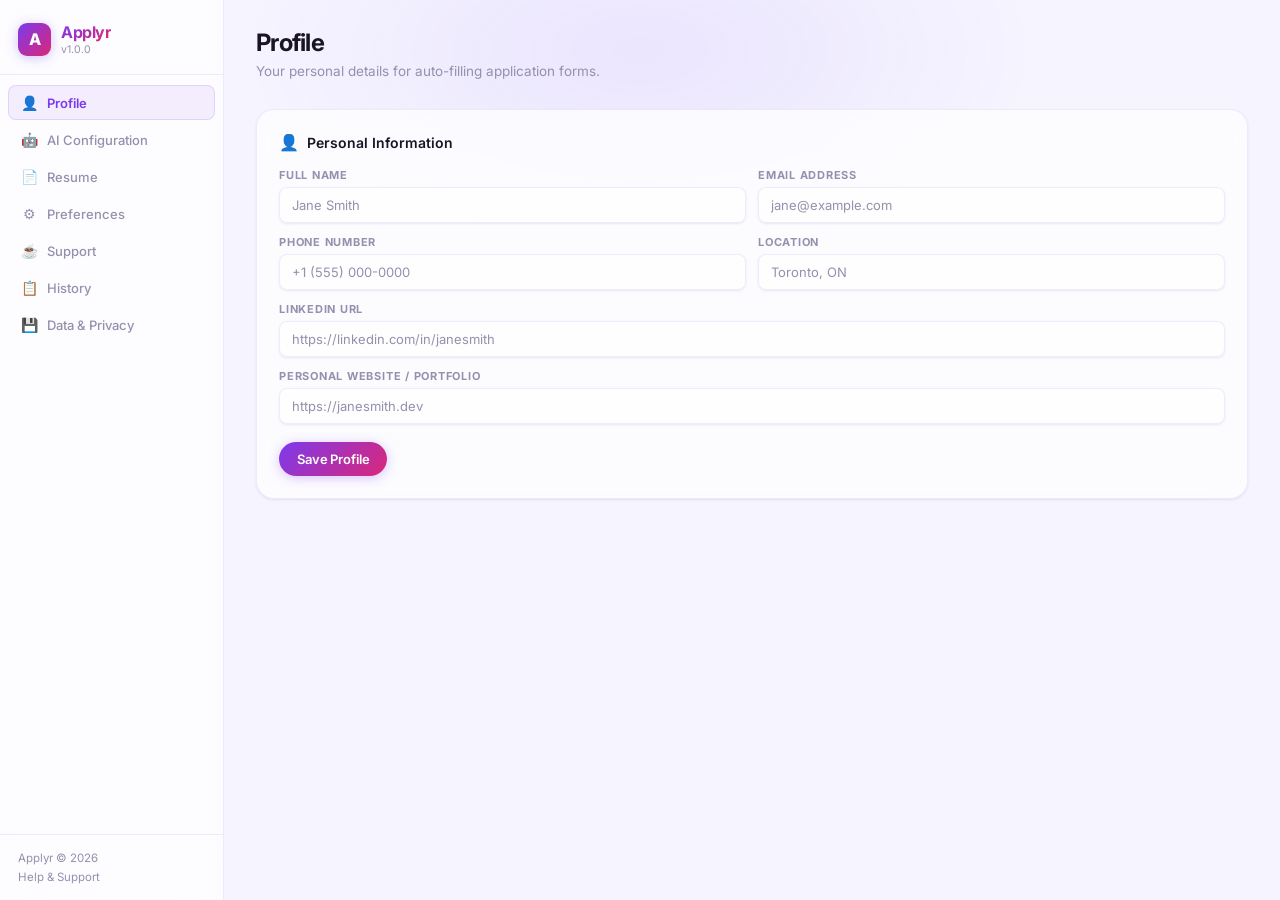
<file: options/options.html>
<!DOCTYPE html>
<html lang="en">
<head>
  <meta charset="UTF-8" />
  <meta name="viewport" content="width=device-width, initial-scale=1.0" />
  <title>Applyr Settings</title>
  <link rel="stylesheet" href="options.css" />
</head>
<body>

<div class="layout">

  <!-- Sidebar -->
  <aside class="sidebar">
    <div class="sidebar-header">
      <div class="sidebar-logo-row">
        <div class="sidebar-logo">A</div>
        <div>
          <div class="sidebar-brand">Applyr</div>
          <div class="sidebar-version">v1.0.0</div>
        </div>
      </div>
    </div>

    <nav class="sidebar-nav" id="sidebar-nav">
      <button class="nav-item active" data-section="profile">
        <span class="nav-icon">👤</span> Profile
      </button>
      <button class="nav-item" data-section="ai">
        <span class="nav-icon">🤖</span> AI Configuration
      </button>
      <button class="nav-item" data-section="resume">
        <span class="nav-icon">📄</span> Resume
      </button>
      <button class="nav-item" data-section="preferences">
        <span class="nav-icon">⚙</span> Preferences
      </button>
      <button class="nav-item" data-section="subscription">
        <span class="nav-icon">☕</span> Support
      </button>
      <button class="nav-item" data-section="history">
        <span class="nav-icon">📋</span> History
      </button>
      <button class="nav-item" data-section="data">
        <span class="nav-icon">💾</span> Data &amp; Privacy
      </button>
    </nav>

    <div class="sidebar-footer">
      Applyr &copy; 2026<br>
      <a href="#" style="color:var(--primary);text-decoration:none;" id="link-help">Help &amp; Support</a>
    </div>
  </aside>

  <!-- Main -->
  <main class="main-content">

    <!-- ======= Profile ======= -->
    <section class="page-section active" id="section-profile">
      <h1 class="page-title">Profile</h1>
      <p class="page-desc">Your personal details for auto-filling application forms.</p>

      <div class="card">
        <h2 class="card-title"><span class="card-title-icon">👤</span> Personal Information</h2>
        <div class="form-grid">
          <div class="form-group">
            <label class="form-label" for="profile-name">Full Name</label>
            <input type="text" class="form-input" id="profile-name" placeholder="Jane Smith" />
          </div>
          <div class="form-group">
            <label class="form-label" for="profile-email">Email Address</label>
            <input type="email" class="form-input" id="profile-email" placeholder="jane@example.com" />
          </div>
          <div class="form-group">
            <label class="form-label" for="profile-phone">Phone Number</label>
            <input type="tel" class="form-input" id="profile-phone" placeholder="+1 (555) 000-0000" />
          </div>
          <div class="form-group">
            <label class="form-label" for="profile-location">Location</label>
            <input type="text" class="form-input" id="profile-location" placeholder="Toronto, ON" />
          </div>
          <div class="form-group span-2">
            <label class="form-label" for="profile-linkedin">LinkedIn URL</label>
            <input type="url" class="form-input" id="profile-linkedin" placeholder="https://linkedin.com/in/janesmith" />
          </div>
          <div class="form-group span-2">
            <label class="form-label" for="profile-website">Personal Website / Portfolio</label>
            <input type="url" class="form-input" id="profile-website" placeholder="https://janesmith.dev" />
          </div>
        </div>
        <div style="margin-top:18px;">
          <button class="btn btn-primary" id="btn-save-profile">Save Profile</button>
        </div>
      </div>
    </section>

    <!-- ======= AI Configuration ======= -->
    <section class="page-section" id="section-ai">
      <h1 class="page-title">AI Configuration</h1>
      <p class="page-desc">Choose your AI provider and configure your API key.</p>

      <div class="card">
        <h2 class="card-title"><span class="card-title-icon">🤖</span> Select AI Provider</h2>
        <div class="provider-grid-options" id="ai-provider-grid">
          <label class="provider-card-opt selected" data-value="claude">
            <span class="emoji">🤖</span>
            <div class="name">Claude</div>
            <div class="model">claude-sonnet-4-6</div>
          </label>
          <label class="provider-card-opt" data-value="openai">
            <span class="emoji">💬</span>
            <div class="name">ChatGPT</div>
            <div class="model">gpt-4o</div>
          </label>
          <label class="provider-card-opt" data-value="gemini">
            <span class="emoji">✨</span>
            <div class="name">Gemini</div>
            <div class="model">gemini-1.5-flash</div>
          </label>
        </div>

        <div class="form-group" style="margin-top:4px;">
          <label class="form-label" for="ai-api-key" id="ai-key-label">Claude API Key</label>
          <div class="api-key-row">
            <input type="password" class="form-input password-field" id="ai-api-key"
                   placeholder="sk-ant-..." autocomplete="off" spellcheck="false" />
            <button class="btn btn-primary btn-sm" id="btn-save-ai-key">Save</button>
            <button class="btn btn-secondary btn-sm" id="btn-clear-ai-key">Clear</button>
          </div>
          <p style="font-size:12px;color:var(--gray-500);margin-top:6px;" id="ai-key-status">
            Your key is AES-256 encrypted and stored locally in Chrome. It is only sent directly to the AI provider's API.
          </p>
        </div>
      </div>

      <div class="card">
        <h2 class="card-title"><span class="card-title-icon">🔗</span> Get an API Key</h2>
        <div style="display:flex;flex-direction:column;gap:10px;font-size:13.5px;color:var(--gray-600);line-height:1.6;">
          <p><strong>Claude (Recommended):</strong> Visit <span style="color:var(--primary)">console.anthropic.com</span> → API Keys → Create Key. Start with the free tier.</p>
          <p><strong>ChatGPT:</strong> Visit <span style="color:var(--primary)">platform.openai.com</span> → API keys → Create new secret key. Requires billing setup.</p>
          <p><strong>Gemini:</strong> Visit <span style="color:var(--primary)">aistudio.google.com</span> → Get API key. Free tier available.</p>
        </div>
      </div>
    </section>

    <!-- ======= Resume ======= -->
    <section class="page-section" id="section-resume">
      <h1 class="page-title">Resume</h1>
      <p class="page-desc">Upload your base resume — Applyr tailors it for each job.</p>

      <div class="resume-two-col">

        <div class="card">
          <h2 class="card-title"><span class="card-title-icon">📄</span> Your Resume</h2>

          <!-- Dynamic: shows upload zone OR loaded state -->
          <div id="options-cv-section">
            <!-- Upload zone (shown when no resume) -->
            <div class="opt-dropzone" id="opt-dropzone">
              <input type="file" id="opt-cv-file-input" accept=".pdf,.txt" />
              <div class="opt-dropzone-icon">📂</div>
              <div class="opt-dropzone-title">Drop here or <span class="opt-browse-link">browse</span></div>
              <div class="opt-dropzone-sub">PDF or TXT · max 5 MB</div>
            </div>
            <p class="opt-upload-status" id="opt-upload-status"></p>
          </div>
        </div>

        <div class="card">
          <h2 class="card-title"><span class="card-title-icon">📝</span> Paste Text</h2>
          <p style="font-size:12px;color:var(--text-3);margin-bottom:8px;line-height:1.5;">
            If your PDF isn't parsing correctly, paste your resume text directly.
          </p>
          <textarea
            id="cv-text-input"
            class="form-input"
            rows="6"
            placeholder="Paste your full resume text here…"
            style="resize:vertical;font-size:13px;line-height:1.5;font-family:var(--font);width:100%;"
          ></textarea>
          <div style="margin-top:10px;display:flex;gap:8px;">
            <button class="btn btn-primary btn-sm" id="btn-save-cv-text">Save</button>
            <button class="btn btn-secondary btn-sm" id="btn-clear-cv-text">Clear</button>
          </div>
        </div>

      </div>
    </section>

    <!-- ======= Preferences ======= -->
    <section class="page-section" id="section-preferences">
      <h1 class="page-title">Preferences</h1>
      <p class="page-desc">Customize how Applyr behaves.</p>

      <div class="card">
        <h2 class="card-title"><span class="card-title-icon">⚙</span> Application Settings</h2>

        <div class="toggle-row">
          <div>
            <div class="toggle-label">Show preview before applying</div>
            <div class="toggle-sublabel">Review AI changes before auto-filling the application</div>
          </div>
          <label class="toggle-switch">
            <input type="checkbox" id="pref-show-preview" checked />
            <span class="toggle-slider"></span>
          </label>
        </div>

        <div class="toggle-row">
          <div>
            <div class="toggle-label">Auto-upload resume</div>
            <div class="toggle-sublabel">Automatically upload your tailored resume to the application form</div>
          </div>
          <label class="toggle-switch">
            <input type="checkbox" id="pref-auto-upload" checked />
            <span class="toggle-slider"></span>
          </label>
        </div>

        <div class="toggle-row">
          <div>
            <div class="toggle-label">Desktop notifications</div>
            <div class="toggle-sublabel">Get notified when tailoring is complete</div>
          </div>
          <label class="toggle-switch">
            <input type="checkbox" id="pref-notifications" checked />
            <span class="toggle-slider"></span>
          </label>
        </div>

        <div class="toggle-row">
          <div>
            <div class="toggle-label">Save application history</div>
            <div class="toggle-sublabel">Keep a log of jobs you've applied to</div>
          </div>
          <label class="toggle-switch">
            <input type="checkbox" id="pref-history" checked />
            <span class="toggle-slider"></span>
          </label>
        </div>
      </div>

      <div style="margin-top:4px;">
        <button class="btn btn-primary" id="btn-save-prefs">Save Preferences</button>
      </div>
    </section>

    <!-- ======= Support ======= -->
    <section class="page-section" id="section-subscription">
      <h1 class="page-title">Support Applyr</h1>
      <p class="page-desc">Applyr is free and open. If you find it helpful, consider supporting the project.</p>

      <div class="sub-card">
        <div class="sub-card-icon">☕</div>
        <div class="sub-card-info">
          <div class="sub-card-title">Buy me a coffee</div>
          <p class="sub-card-desc">
            Applyr is built and maintained by an indie developer. Your support helps keep the project alive, fund new features, and cover development costs.
          </p>
          <div style="margin-top:12px;display:flex;gap:10px;flex-wrap:wrap;">
            <button class="btn btn-primary" id="btn-coffee-once-opts">☕ One-time coffee</button>
            <button class="btn btn-secondary" id="btn-coffee-monthly-opts">♥ Monthly support</button>
          </div>
        </div>
      </div>

      <div class="card">
        <h2 class="card-title"><span class="card-title-icon">💡</span> Why support?</h2>
        <ul style="font-size:13.5px;color:var(--gray-600);line-height:2;padding-left:18px;">
          <li>Applyr is 100% free — no paywalls, no limits</li>
          <li>Your API keys stay on your device — we never see them</li>
          <li>Your support funds new features and bug fixes</li>
          <li>Help keep Applyr independent and ad-free</li>
        </ul>
      </div>
    </section>

    <!-- ======= History ======= -->
    <section class="page-section" id="section-history">
      <h1 class="page-title">Application History</h1>
      <p class="page-desc">A log of jobs you've tailored your resume for.</p>

      <div class="card" style="padding:0;overflow:hidden;">
        <div id="history-table-container" style="padding:20px 24px;">
          <p style="color:var(--gray-500);font-size:13.5px;">Loading history…</p>
        </div>
      </div>

      <div style="margin-top:12px;">
        <button class="btn btn-danger" id="btn-clear-history-options">Clear All History</button>
      </div>
    </section>

    <!-- ======= Data & Privacy ======= -->
    <section class="page-section" id="section-data">
      <h1 class="page-title">Data &amp; Privacy</h1>
      <p class="page-desc">Manage your stored data and privacy settings.</p>

      <div class="card">
        <h2 class="card-title"><span class="card-title-icon">🔒</span> Privacy</h2>
        <p style="font-size:13.5px;color:var(--gray-600);line-height:1.6;margin-bottom:12px;">
          Applyr stores all data locally in Chrome's encrypted storage. Your API keys are encrypted using AES-256-GCM.
          Resume text and profile data are never sent to Applyr's servers — only to the AI provider you choose.
        </p>
        <div style="display:flex;flex-wrap:wrap;gap:8px;font-size:13px;color:var(--gray-500);">
          <span>✓ No account required</span>
          <span>·</span>
          <span>✓ No data collection</span>
          <span>·</span>
          <span>✓ Local-first</span>
        </div>
      </div>

      <div class="card">
        <h2 class="card-title"><span class="card-title-icon">💾</span> Data Management</h2>

        <div class="data-action-row">
          <div>
            <div class="data-action-label">Export Settings</div>
            <div class="data-action-sub">Download your preferences and profile as JSON</div>
          </div>
          <button class="btn btn-secondary btn-sm" id="btn-export-data">Export</button>
        </div>

        <div class="data-action-row">
          <div>
            <div class="data-action-label">Import Settings</div>
            <div class="data-action-sub">Restore from a previously exported file</div>
          </div>
          <button class="btn btn-secondary btn-sm" id="btn-import-data">Import</button>
          <input type="file" id="import-file-input" accept=".json" style="display:none;" />
        </div>

        <div class="data-action-row">
          <div>
            <div class="data-action-label">Clear Resume</div>
            <div class="data-action-sub">Remove stored resume text</div>
          </div>
          <button class="btn btn-danger btn-sm" id="btn-clear-resume">Clear</button>
        </div>

        <div class="data-action-row">
          <div>
            <div class="data-action-label">Clear All API Keys</div>
            <div class="data-action-sub">Remove all stored API keys</div>
          </div>
          <button class="btn btn-danger btn-sm" id="btn-clear-keys">Clear Keys</button>
        </div>

        <div class="data-action-row">
          <div>
            <div class="data-action-label">Reset Everything</div>
            <div class="data-action-sub">Delete all Applyr data from this browser</div>
          </div>
          <button class="btn btn-danger btn-sm" id="btn-reset-all">Reset All</button>
        </div>
      </div>
    </section>

  </main>
</div>

<!-- Toast -->
<div id="options-toast"></div>

<!-- Scripts -->
<script src="../lib/storage.js"></script>
<script src="../lib/cv-parser.js"></script>
<script src="options.js"></script>
</body>
</html>
</file>
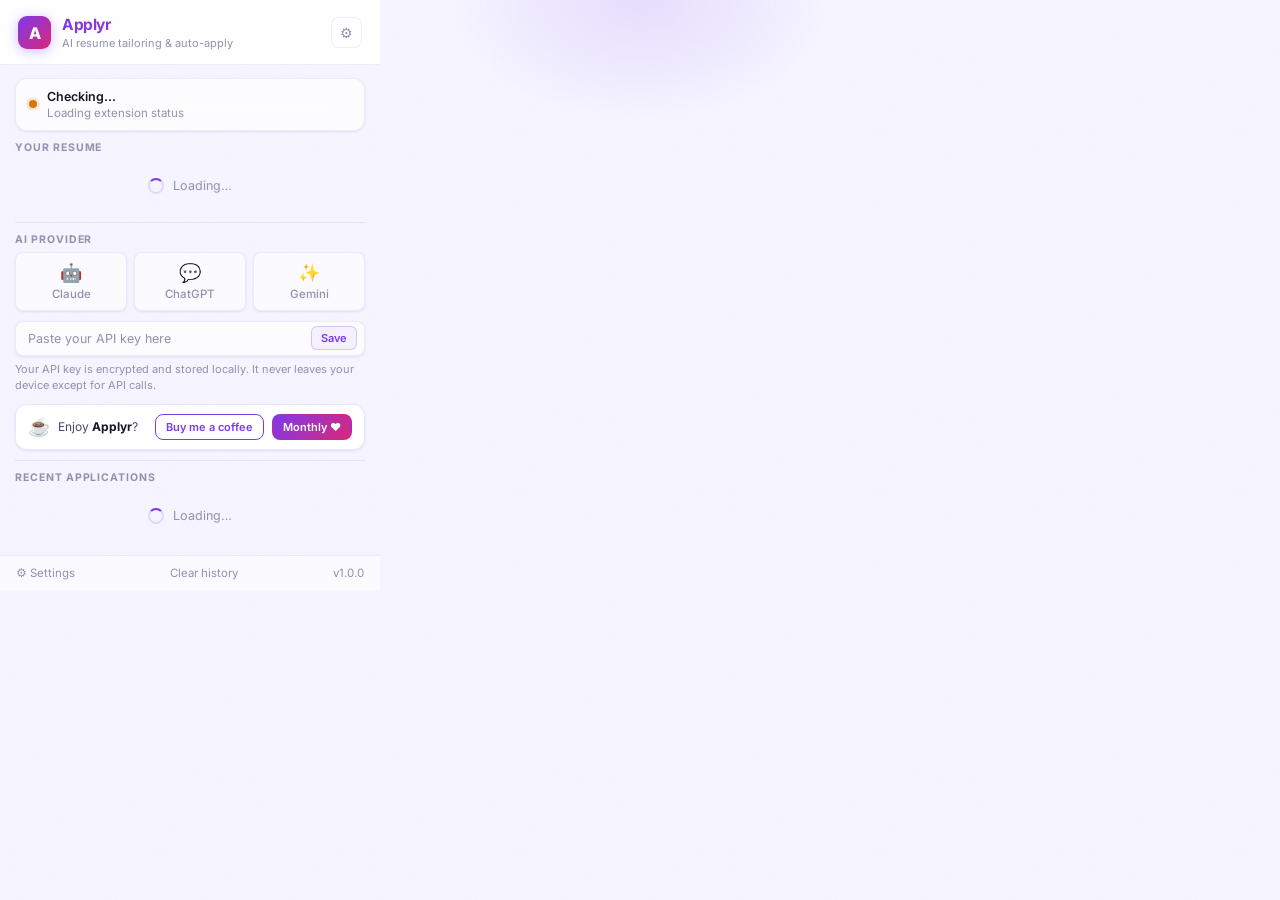
<file: popup/popup.html>
<!DOCTYPE html>
<html lang="en">
<head>
  <meta charset="UTF-8" />
  <meta name="viewport" content="width=device-width, initial-scale=1.0" />
  <title>Applyr</title>
  <link rel="stylesheet" href="popup.css" />
</head>
<body>

  <!-- Header -->
  <header class="popup-header">
    <div class="header-logo">A</div>
    <div class="header-info">
      <div class="header-title">Applyr</div>
      <div class="header-subtitle">AI resume tailoring &amp; auto-apply</div>
    </div>
    <button class="header-settings-btn" id="btn-open-settings" title="Open Settings">⚙</button>
  </header>

  <!-- Main -->
  <main class="popup-main" id="popup-main">

    <!-- Status bar -->
    <div class="status-bar" id="status-bar">
      <div class="status-indicator partial" id="status-dot"></div>
      <div class="status-text">
        <strong id="status-title">Checking…</strong>
        <span id="status-desc">Loading extension status</span>
      </div>
    </div>

    <!-- Resume Upload -->
    <div>
      <p class="section-label">Your Resume</p>
      <div id="cv-section">
        <!-- Filled dynamically by popup.js -->
        <div class="loading-overlay">
          <div class="mini-spinner"></div>
          Loading…
        </div>
      </div>
    </div>

    <div class="divider"></div>

    <!-- AI Provider -->
    <div>
      <p class="section-label">AI Provider</p>
      <div class="provider-grid">
        <label class="provider-option">
          <input type="radio" name="provider" value="claude" />
          <div class="provider-card">
            <span class="provider-emoji">🤖</span>
            Claude
          </div>
        </label>
        <label class="provider-option">
          <input type="radio" name="provider" value="openai" />
          <div class="provider-card">
            <span class="provider-emoji">💬</span>
            ChatGPT
          </div>
        </label>
        <label class="provider-option">
          <input type="radio" name="provider" value="gemini" />
          <div class="provider-card">
            <span class="provider-emoji">✨</span>
            Gemini
          </div>
        </label>
      </div>

      <div style="margin-top:10px;">
        <div class="input-group">
          <input
            type="password"
            class="input-field"
            id="api-key-input"
            placeholder="Paste your API key here"
            autocomplete="off"
            spellcheck="false"
          />
          <button class="input-action-btn" id="btn-save-key">Save</button>
        </div>
        <p class="inline-note" id="api-key-note">
          Your API key is encrypted and stored locally. It never leaves your device except for API calls.
        </p>
      </div>
    </div>

    <!-- Support Banner -->
    <div class="applyr-coffee-section">
      <span class="applyr-coffee-icon">☕</span>
      <span class="applyr-coffee-text">Enjoy <strong>Applyr</strong>?</span>
      <button class="applyr-coffee-btn" id="btn-coffee-once">Buy me a coffee</button>
      <button class="applyr-coffee-btn applyr-coffee-btn--monthly" id="btn-coffee-monthly">Monthly ♥</button>
    </div>

    <div class="divider"></div>

    <!-- Application History -->
    <div>
      <p class="section-label">Recent Applications</p>
      <div id="history-section">
        <div class="loading-overlay">
          <div class="mini-spinner"></div>
          Loading…
        </div>
      </div>
    </div>

  </main>

  <!-- Footer -->
  <footer class="popup-footer">
    <button class="footer-link" id="btn-open-settings-footer">⚙ Settings</button>
    <span style="color:rgba(255,255,255,0.12)">·</span>
    <button class="footer-link" id="btn-clear-history">Clear history</button>
    <span style="color:rgba(255,255,255,0.12)">·</span>
    <span class="footer-link" style="cursor:default">v1.0.0</span>
  </footer>

  <!-- Toast -->
  <div id="popup-toast"></div>

  <!-- Scripts -->
  <script src="../lib/storage.js"></script>
  <script src="../lib/cv-parser.js"></script>
  <script src="popup.js"></script>
</body>
</html>
</file>
<file: options/options.css>
/* Applyr Options – 2026 Light Glass UI */

@import url('https://fonts.googleapis.com/css2?family=Inter:wght@300;400;500;600;700;800&display=swap');

*, *::before, *::after { box-sizing: border-box; margin: 0; padding: 0; }

:root {
  --bg:         #F5F4FF;
  --bg-2:       #EEEDFB;
  --surface:    rgba(255,255,255,0.72);
  --surface-2:  rgba(255,255,255,0.92);
  --border:     rgba(120,110,220,0.12);
  --border-hi:  rgba(124,58,237,0.4);
  --shadow-sm:  0 1px 3px rgba(80,60,180,0.07), 0 1px 2px rgba(0,0,0,0.04);
  --shadow:     0 4px 20px rgba(80,60,180,0.1),  0 1px 4px rgba(0,0,0,0.05);

  --violet:     #7C3AED;
  --violet-2:   #8B5CF6;
  --pink:       #DB2777;
  --green:      #059669;
  --amber:      #D97706;
  --red:        #DC2626;

  --grad:       linear-gradient(135deg, #7C3AED 0%, #DB2777 100%);
  --grad-soft:  linear-gradient(135deg, rgba(124,58,237,0.07) 0%, rgba(219,39,119,0.07) 100%);

  --text:       #1A1523;
  --text-2:     #4B4566;
  --text-3:     #9490AD;

  --radius-sm:  8px;
  --radius:     12px;
  --radius-lg:  18px;
  --sidebar-w:  224px;
  --font: 'Inter', -apple-system, BlinkMacSystemFont, sans-serif;
}

html, body {
  height: 100%;
  overflow: hidden;   /* lock the viewport — no page-level scrollbars */
}

body {
  font-family: var(--font);
  font-size: 13.5px;
  color: var(--text);
  background: var(--bg);
  -webkit-font-smoothing: antialiased;
}

body::before {
  content: '';
  position: fixed;
  top: -150px; left: 50%;
  transform: translateX(-50%);
  width: 800px; height: 400px;
  background: radial-gradient(ellipse at center, rgba(124,58,237,0.08) 0%, transparent 70%);
  pointer-events: none;
  z-index: 0;
}

.layout {
  display: flex;
  height: 100%;        /* fill the locked viewport */
  width: 100%;
  position: relative;
  z-index: 1;
  overflow-x: hidden;  /* no horizontal scroll ever */
  overflow-y: auto;    /* layout is the one scroll container */
}

/* ---- Sidebar ---- */

.sidebar {
  width: var(--sidebar-w);
  background: rgba(255,255,255,0.75);
  border-right: 1px solid var(--border);
  backdrop-filter: blur(20px);
  display: flex;
  flex-direction: column;
  flex-shrink: 0;
  position: sticky;
  top: 0;
  align-self: flex-start;
  height: 100%;
  overflow: hidden;   /* both axes — no scrollbar ever */
}

.sidebar-header {
  padding: 22px 18px 18px;
  border-bottom: 1px solid var(--border);
}

.sidebar-logo-row { display: flex; align-items: center; gap: 10px; }

.sidebar-logo {
  width: 33px; height: 33px;
  background: var(--grad);
  border-radius: 9px;
  display: flex;
  align-items: center;
  justify-content: center;
  color: white;
  font-size: 16px;
  font-weight: 800;
  box-shadow: 0 2px 12px rgba(124,58,237,0.3);
}

.sidebar-brand {
  font-size: 16px;
  font-weight: 700;
  letter-spacing: -0.025em;
  background: var(--grad);
  -webkit-background-clip: text;
  -webkit-text-fill-color: transparent;
  background-clip: text;
}

.sidebar-version { font-size: 10.5px; color: var(--text-3); margin-top: 1px; }

.sidebar-nav {
  flex: 1;
  padding: 10px 8px;
  display: flex;
  flex-direction: column;
  gap: 2px;
}

.nav-item {
  all: unset;
  box-sizing: border-box;
  display: flex;
  align-items: center;
  gap: 9px;
  padding: 8px 11px;
  border-radius: var(--radius-sm);
  cursor: pointer;
  font-size: 13px;
  font-weight: 500;
  color: var(--text-3);
  transition: all 0.12s;
  width: 100%;
  border: 1px solid transparent;
}

.nav-item:hover { background: rgba(124,58,237,0.05); color: var(--text-2); }

.nav-item.active {
  background: rgba(124,58,237,0.08);
  border-color: rgba(124,58,237,0.15);
  color: var(--violet);
  font-weight: 600;
}

.nav-icon { font-size: 14px; width: 18px; text-align: center; flex-shrink: 0; }

.sidebar-footer {
  padding: 14px 18px;
  border-top: 1px solid var(--border);
  font-size: 11.5px;
  color: var(--text-3);
  line-height: 1.6;
}

/* ---- Main ---- */

.main-content {
  flex: 1;
  padding: 28px 32px;
  min-width: 0;
  overflow-x: hidden;
  overflow-y: auto;    /* main content scrolls independently */
}

.page-section  { display: none; }
.page-section.active { display: block; }

.page-title {
  font-size: 24px;
  font-weight: 700;
  letter-spacing: -0.03em;
  color: var(--text);
  margin-bottom: 4px;
}

.page-desc { font-size: 13.5px; color: var(--text-3); margin-bottom: 28px; line-height: 1.5; }

/* ---- Card ---- */

.card {
  background: var(--surface);
  border: 1px solid var(--border);
  border-radius: var(--radius-lg);
  padding: 22px;
  margin-bottom: 16px;
  backdrop-filter: blur(16px);
  box-shadow: var(--shadow-sm);
  transition: box-shadow 0.2s;
}

.card:hover { box-shadow: var(--shadow); }

.card-title {
  font-size: 14px;
  font-weight: 600;
  color: var(--text);
  margin-bottom: 16px;
  display: flex;
  align-items: center;
  gap: 8px;
}

.card-title-icon { font-size: 16px; }

/* ---- Form ---- */

.form-grid { display: grid; grid-template-columns: 1fr 1fr; gap: 12px; }
.form-grid.single { grid-template-columns: 1fr; }
.form-group { display: flex; flex-direction: column; gap: 5px; }
.form-group.span-2 { grid-column: span 2; }

.form-label {
  font-size: 11px;
  font-weight: 700;
  color: var(--text-3);
  text-transform: uppercase;
  letter-spacing: 0.07em;
}

.form-input {
  border: 1.5px solid var(--border);
  border-radius: var(--radius-sm);
  padding: 9px 12px;
  font-size: 13px;
  font-family: var(--font);
  color: var(--text);
  outline: none;
  transition: all 0.15s;
  background: rgba(255,255,255,0.65);
  box-shadow: var(--shadow-sm);
}

.form-input:focus {
  border-color: var(--border-hi);
  background: white;
  box-shadow: 0 0 0 3px rgba(124,58,237,0.1), var(--shadow-sm);
}

.form-input::placeholder { color: var(--text-3); }
.form-input.password-field { font-family: monospace; letter-spacing: 0.1em; }

/* ---- Toggle ---- */

.toggle-row {
  display: flex;
  align-items: center;
  justify-content: space-between;
  padding: 11px 0;
  border-bottom: 1px solid var(--border);
}

.toggle-row:last-child { border-bottom: none; }
.toggle-label    { font-size: 13.5px; font-weight: 500; color: var(--text); }
.toggle-sublabel { font-size: 11.5px; color: var(--text-3); margin-top: 2px; }

.toggle-switch { position: relative; width: 38px; height: 21px; flex-shrink: 0; }
.toggle-switch input { opacity: 0; width: 0; height: 0; position: absolute; }

.toggle-slider {
  position: absolute;
  inset: 0;
  background: rgba(120,110,220,0.12);
  border-radius: 21px;
  cursor: pointer;
  transition: background 0.2s;
  border: 1.5px solid var(--border);
}

.toggle-slider::before {
  content: '';
  position: absolute;
  width: 15px; height: 15px;
  background: white;
  border-radius: 50%;
  top: 1px; left: 1px;
  transition: transform 0.2s;
  box-shadow: 0 1px 4px rgba(0,0,0,0.15);
}

.toggle-switch input:checked + .toggle-slider {
  background: var(--violet);
  border-color: transparent;
  box-shadow: 0 0 10px rgba(124,58,237,0.25);
}

.toggle-switch input:checked + .toggle-slider::before { transform: translateX(17px); }

/* ---- Provider grid ---- */

.provider-grid-options {
  display: grid;
  grid-template-columns: repeat(3, 1fr);
  gap: 9px;
  margin-bottom: 16px;
}

.provider-card-opt {
  border: 1.5px solid var(--border);
  border-radius: var(--radius);
  padding: 14px 10px;
  cursor: pointer;
  transition: all 0.15s;
  text-align: center;
  background: rgba(255,255,255,0.55);
  box-shadow: var(--shadow-sm);
}

.provider-card-opt input { display: none; }

.provider-card-opt.selected {
  border-color: var(--border-hi);
  background: rgba(124,58,237,0.06);
  box-shadow: 0 0 0 3px rgba(124,58,237,0.1), var(--shadow-sm);
}

.provider-card-opt:hover { border-color: rgba(124,58,237,0.25); }

.provider-card-opt .emoji { font-size: 26px; display: block; margin-bottom: 7px; }

.provider-card-opt .name {
  font-size: 12.5px; font-weight: 600; color: var(--text-2);
}

.provider-card-opt .model {
  font-size: 10.5px; color: var(--text-3); margin-top: 2px;
  font-family: 'SF Mono', 'Fira Code', monospace;
}

.provider-card-opt.selected .name { color: var(--violet); }

/* ---- Buttons ---- */

.btn {
  all: unset;
  box-sizing: border-box;
  display: inline-flex;
  align-items: center;
  gap: 6px;
  padding: 9px 18px;
  border-radius: 99px;
  font-size: 13px;
  font-weight: 600;
  cursor: pointer;
  transition: all 0.15s;
  font-family: var(--font);
  letter-spacing: -0.01em;
}

.btn-primary {
  background: var(--grad);
  color: white;
  box-shadow: 0 2px 12px rgba(124,58,237,0.3);
}

.btn-primary:hover {
  box-shadow: 0 4px 20px rgba(124,58,237,0.45);
  transform: translateY(-1px);
}

.btn-secondary {
  background: rgba(255,255,255,0.7);
  color: var(--text-2);
  border: 1.5px solid var(--border);
  box-shadow: var(--shadow-sm);
}

.btn-secondary:hover { background: white; color: var(--text); box-shadow: var(--shadow); }

.btn-danger {
  background: rgba(220,38,38,0.07);
  color: var(--red);
  border: 1.5px solid rgba(220,38,38,0.15);
}

.btn-danger:hover { background: rgba(220,38,38,0.12); }

.btn-sm { padding: 6px 13px; font-size: 12px; }

/* ---- API key row ---- */

.api-key-row { display: flex; gap: 8px; align-items: flex-start; }
.api-key-row .form-input { flex: 1; }

/* ---- History ---- */

.history-table { width: 100%; border-collapse: collapse; }

.history-table th {
  text-align: left;
  font-size: 10.5px;
  font-weight: 700;
  text-transform: uppercase;
  letter-spacing: 0.07em;
  color: var(--text-3);
  padding: 0 12px 12px;
}

.history-table td {
  padding: 10px 12px;
  font-size: 12.5px;
  border-top: 1px solid var(--border);
  vertical-align: middle;
  color: var(--text-2);
}

.history-table tr:hover td { background: rgba(124,58,237,0.03); }

.status-pill {
  display: inline-block;
  font-size: 10px;
  font-weight: 700;
  padding: 2px 8px;
  border-radius: 99px;
  text-transform: uppercase;
  letter-spacing: 0.04em;
}

.status-pill.applied  { background: rgba(5,150,105,0.1);  color: #059669; border: 1px solid rgba(5,150,105,0.2); }
.status-pill.tailored { background: rgba(124,58,237,0.1); color: var(--violet); border: 1px solid rgba(124,58,237,0.2); }

/* ---- Subscription ---- */

.sub-card {
  background: var(--grad-soft);
  border: 1px solid rgba(124,58,237,0.15);
  border-radius: var(--radius-lg);
  padding: 28px;
  display: flex;
  gap: 20px;
  align-items: flex-start;
  margin-bottom: 16px;
  position: relative;
  overflow: hidden;
  box-shadow: var(--shadow-sm);
}

.sub-card::after {
  content: '';
  position: absolute;
  bottom: -50px; right: -50px;
  width: 160px; height: 160px;
  background: radial-gradient(circle, rgba(219,39,119,0.1) 0%, transparent 70%);
  pointer-events: none;
}

.sub-card-icon { font-size: 34px; flex-shrink: 0; }
.sub-card-title { font-size: 17px; font-weight: 700; color: var(--violet); margin-bottom: 6px; letter-spacing: -0.02em; }
.sub-card-desc { font-size: 13px; color: var(--text-2); line-height: 1.55; margin-bottom: 14px; }
.sub-card-price { font-size: 26px; font-weight: 800; color: var(--text); letter-spacing: -0.03em; margin-bottom: 4px; }
.sub-card-price span { font-size: 14px; font-weight: 400; color: var(--text-3); }

/* ---- Data rows ---- */

.data-action-row {
  display: flex;
  align-items: center;
  justify-content: space-between;
  padding: 13px 0;
  border-bottom: 1px solid var(--border);
}

.data-action-row:last-child { border-bottom: none; }
.data-action-label { font-size: 13.5px; font-weight: 500; color: var(--text); }
.data-action-sub   { font-size: 11.5px; color: var(--text-3); margin-top: 2px; }

/* ---- Toast ---- */

#options-toast {
  position: fixed;
  bottom: 24px; right: 24px;
  background: rgba(26,21,35,0.92);
  color: #F0EFFF;
  border: 1px solid rgba(255,255,255,0.1);
  backdrop-filter: blur(20px);
  padding: 11px 16px;
  border-radius: var(--radius);
  font-size: 13px;
  font-weight: 500;
  z-index: 9999;
  transform: translateY(6px);
  opacity: 0;
  transition: transform 0.2s, opacity 0.2s;
  pointer-events: none;
  box-shadow: 0 8px 32px rgba(0,0,0,0.18);
}

#options-toast.show    { transform: translateY(0); opacity: 1; }
#options-toast.success { border-color: rgba(5,150,105,0.4);  color: #34D399; }
#options-toast.error   { border-color: rgba(220,38,38,0.4);  color: #F87171; }

.empty-state { text-align: center; padding: 36px 20px; color: var(--text-3); }
.empty-state-icon { font-size: 34px; margin-bottom: 10px; }
.empty-state-text { font-size: 13.5px; }

/* ---- Options Resume Upload Zone ---- */

.opt-dropzone {
  position: relative;
  border: 2px dashed rgba(124,58,237,0.22);
  border-radius: var(--radius);
  padding: 24px 16px;
  text-align: center;
  cursor: pointer;
  transition: all 0.2s;
  background: rgba(124,58,237,0.02);
}

.opt-dropzone:hover,
.opt-dropzone.drag-over {
  border-color: rgba(124,58,237,0.5);
  background: rgba(124,58,237,0.05);
  box-shadow: 0 0 0 4px rgba(124,58,237,0.07);
}

.opt-dropzone input[type="file"] {
  position: absolute;
  inset: 0;
  opacity: 0;
  cursor: pointer;
  width: 100%;
  height: 100%;
}

.opt-dropzone-icon { font-size: 36px; margin-bottom: 10px; display: block; }

.opt-dropzone-title {
  font-size: 14px;
  font-weight: 600;
  color: var(--text-2);
  margin-bottom: 5px;
}

.opt-browse-link {
  color: var(--violet);
  text-decoration: underline;
  text-decoration-color: rgba(124,58,237,0.3);
  text-underline-offset: 2px;
  cursor: pointer;
}

.opt-dropzone-sub {
  font-size: 12px;
  color: var(--text-3);
}

.opt-upload-status {
  font-size: 12px;
  margin-top: 8px;
  color: var(--text-3);
  min-height: 18px;
  line-height: 1.4;
}

/* CV loaded state in options */
.opt-cv-loaded {
  display: flex;
  align-items: center;
  gap: 14px;
  background: rgba(5,150,105,0.05);
  border: 1px solid rgba(5,150,105,0.18);
  border-radius: var(--radius);
  padding: 16px 18px;
}

.opt-cv-icon { font-size: 30px; flex-shrink: 0; }

.opt-cv-info { flex: 1; min-width: 0; }

.opt-cv-name {
  font-size: 14px;
  font-weight: 600;
  color: var(--text);
  white-space: nowrap;
  overflow: hidden;
  text-overflow: ellipsis;
  margin-bottom: 3px;
}

.opt-cv-meta { font-size: 12px; color: var(--green); }

.opt-cv-actions { display: flex; gap: 8px; flex-shrink: 0; }

/* ---- 2-col resume layout ---- */

.resume-two-col {
  display: grid;
  grid-template-columns: 1fr 1fr;
  gap: 16px;
  align-items: start;
}

.resume-two-col .card {
  margin-bottom: 0;
}
</file>
<file: popup/popup.css>
/* Applyr Popup – 2026 Light Glass UI */

@import url('https://fonts.googleapis.com/css2?family=Inter:wght@300;400;500;600;700;800&display=swap');

*, *::before, *::after { box-sizing: border-box; margin: 0; padding: 0; }

:root {
  --bg:         #F5F4FF;           /* soft lavender-white */
  --bg-2:       #EEEDFB;
  --surface:    rgba(255,255,255,0.72);
  --surface-2:  rgba(255,255,255,0.9);
  --border:     rgba(120,110,220,0.12);
  --border-hi:  rgba(124,58,237,0.4);
  --shadow-sm:  0 1px 3px rgba(80,60,180,0.08), 0 1px 2px rgba(0,0,0,0.04);
  --shadow:     0 4px 20px rgba(80,60,180,0.1), 0 1px 4px rgba(0,0,0,0.05);

  --violet:     #7C3AED;
  --violet-2:   #8B5CF6;
  --pink:       #DB2777;
  --green:      #059669;
  --amber:      #D97706;
  --red:        #DC2626;

  --grad:       linear-gradient(135deg, #7C3AED 0%, #DB2777 100%);
  --grad-soft:  linear-gradient(135deg, rgba(124,58,237,0.08) 0%, rgba(219,39,119,0.08) 100%);

  --text:       #1A1523;
  --text-2:     #4B4566;
  --text-3:     #9490AD;

  --radius-sm:  8px;
  --radius:     12px;
  --radius-lg:  16px;
  --font: 'Inter', -apple-system, BlinkMacSystemFont, sans-serif;
}

body {
  font-family: var(--font);
  font-size: 13.5px;
  color: var(--text);
  background: var(--bg);
  width: 380px;
  min-height: 520px;
  max-height: 620px;
  overflow: hidden;
  display: flex;
  flex-direction: column;
  -webkit-font-smoothing: antialiased;
}

/* subtle noise grain */
body::before {
  content: '';
  position: fixed;
  inset: 0;
  background-image: url("data:image/svg+xml,%3Csvg viewBox='0 0 200 200' xmlns='http://www.w3.org/2000/svg'%3E%3Cfilter id='n'%3E%3CfeTurbulence type='fractalNoise' baseFrequency='0.75' numOctaves='4' stitchTiles='stitch'/%3E%3C/filter%3E%3Crect width='100%25' height='100%25' filter='url(%23n)' opacity='0.03'/%3E%3C/svg%3E");
  background-size: 180px;
  pointer-events: none;
  z-index: 0;
  opacity: 0.5;
}

/* ambient top glow */
body::after {
  content: '';
  position: fixed;
  top: -120px;
  left: 50%;
  transform: translateX(-50%);
  width: 380px;
  height: 240px;
  background: radial-gradient(ellipse at center, rgba(124,58,237,0.12) 0%, transparent 70%);
  pointer-events: none;
  z-index: 0;
}

/* ---- Header ---- */

.popup-header {
  position: relative;
  z-index: 1;
  display: flex;
  align-items: center;
  gap: 11px;
  padding: 16px 18px 14px;
  background: var(--surface-2);
  border-bottom: 1px solid var(--border);
  flex-shrink: 0;
  backdrop-filter: blur(20px);
}

.header-logo {
  width: 33px;
  height: 33px;
  background: var(--grad);
  border-radius: 9px;
  display: flex;
  align-items: center;
  justify-content: center;
  font-size: 16px;
  font-weight: 800;
  color: white;
  flex-shrink: 0;
  box-shadow: 0 2px 12px rgba(124,58,237,0.35);
}

.header-info { flex: 1; }

.header-title {
  font-size: 15.5px;
  font-weight: 700;
  letter-spacing: -0.025em;
  background: var(--grad);
  -webkit-background-clip: text;
  -webkit-text-fill-color: transparent;
  background-clip: text;
  line-height: 1.2;
}

.header-subtitle {
  font-size: 11px;
  color: var(--text-3);
  margin-top: 1px;
}

.header-settings-btn {
  all: unset;
  width: 29px;
  height: 29px;
  border-radius: 8px;
  border: 1px solid var(--border);
  display: flex;
  align-items: center;
  justify-content: center;
  cursor: pointer;
  color: var(--text-3);
  font-size: 14px;
  transition: all 0.15s;
  background: rgba(255,255,255,0.6);
}

.header-settings-btn:hover {
  border-color: var(--border-hi);
  color: var(--violet);
  background: rgba(124,58,237,0.06);
  box-shadow: 0 0 10px rgba(124,58,237,0.15);
}

/* ---- Main ---- */

.popup-main {
  position: relative;
  z-index: 1;
  flex: 1;
  overflow-y: auto;
  padding: 13px 15px;
  display: flex;
  flex-direction: column;
  gap: 10px;
  scrollbar-width: thin;
  scrollbar-color: rgba(124,58,237,0.15) transparent;
}

.popup-main::-webkit-scrollbar { width: 3px; }
.popup-main::-webkit-scrollbar-thumb { background: rgba(124,58,237,0.15); border-radius: 99px; }

/* ---- Status bar ---- */

.status-bar {
  display: flex;
  align-items: center;
  gap: 10px;
  background: var(--surface);
  border: 1px solid var(--border);
  border-radius: var(--radius);
  padding: 10px 13px;
  backdrop-filter: blur(12px);
  box-shadow: var(--shadow-sm);
}

.status-indicator {
  width: 8px;
  height: 8px;
  border-radius: 50%;
  flex-shrink: 0;
}

.status-indicator.ready  { background: #10B981; box-shadow: 0 0 0 3px rgba(16,185,129,0.15); }
.status-indicator.partial{ background: var(--amber); box-shadow: 0 0 0 3px rgba(217,119,6,0.15); animation: pulse-a 2s infinite; }
.status-indicator.error  { background: var(--red);   box-shadow: 0 0 0 3px rgba(220,38,38,0.15); }

@keyframes pulse-a {
  0%,100% { box-shadow: 0 0 0 3px rgba(217,119,6,0.15); }
  50%      { box-shadow: 0 0 0 5px rgba(217,119,6,0.06); }
}

.status-text { flex: 1; }
.status-text strong { display: block; font-size: 12.5px; font-weight: 600; color: var(--text); }
.status-text span   { font-size: 11.5px; color: var(--text-3); }

/* ---- Section label ---- */

.section-label {
  font-size: 10.5px;
  font-weight: 700;
  text-transform: uppercase;
  letter-spacing: 0.09em;
  color: var(--text-3);
  margin-bottom: 6px;
}

/* ---- Drop zone ---- */

.dropzone {
  position: relative;
  border: 1.5px dashed rgba(124,58,237,0.2);
  border-radius: var(--radius);
  padding: 22px 16px;
  text-align: center;
  cursor: pointer;
  transition: all 0.2s;
  background: rgba(255,255,255,0.5);
}

.dropzone:hover,
.dropzone.drag-over {
  border-color: rgba(124,58,237,0.5);
  background: rgba(124,58,237,0.04);
  box-shadow: 0 0 0 4px rgba(124,58,237,0.06);
}

.dropzone input[type="file"] {
  position: absolute;
  inset: 0;
  opacity: 0;
  cursor: pointer;
  width: 100%;
  height: 100%;
}

.dropzone-icon   { font-size: 26px; margin-bottom: 7px; display: block; }
.dropzone-title  { font-size: 13px; font-weight: 600; color: var(--text-2); margin-bottom: 3px; }
.dropzone-subtitle { font-size: 11.5px; color: var(--text-3); }
.dropzone-subtitle a { color: var(--violet); text-decoration: none; }

/* ---- CV loaded ---- */

.cv-loaded-card {
  display: flex;
  align-items: center;
  gap: 11px;
  background: rgba(5,150,105,0.05);
  border: 1px solid rgba(5,150,105,0.18);
  border-radius: var(--radius);
  padding: 11px 13px;
}

.cv-icon    { font-size: 22px; flex-shrink: 0; }
.cv-info    { flex: 1; min-width: 0; }

.cv-filename {
  font-size: 12.5px;
  font-weight: 600;
  color: var(--text);
  white-space: nowrap;
  overflow: hidden;
  text-overflow: ellipsis;
}

.cv-meta { font-size: 11px; color: var(--green); margin-top: 2px; }

.cv-remove-btn {
  all: unset;
  font-size: 15px;
  color: var(--text-3);
  cursor: pointer;
  width: 22px;
  height: 22px;
  display: flex;
  align-items: center;
  justify-content: center;
  border-radius: 6px;
  transition: all 0.1s;
  flex-shrink: 0;
}

.cv-remove-btn:hover { color: var(--red); background: rgba(220,38,38,0.08); }

/* ---- Provider grid ---- */

.provider-grid {
  display: grid;
  grid-template-columns: repeat(3, 1fr);
  gap: 7px;
}

.provider-option { position: relative; }
.provider-option input[type="radio"] { position: absolute; opacity: 0; pointer-events: none; }

.provider-card {
  display: flex;
  flex-direction: column;
  align-items: center;
  gap: 4px;
  border: 1.5px solid var(--border);
  border-radius: var(--radius-sm);
  padding: 9px 6px;
  cursor: pointer;
  transition: all 0.15s;
  text-align: center;
  font-size: 11.5px;
  font-weight: 500;
  color: var(--text-3);
  background: rgba(255,255,255,0.55);
  box-shadow: var(--shadow-sm);
}

.provider-option input:checked + .provider-card {
  border-color: var(--border-hi);
  background: rgba(124,58,237,0.07);
  color: var(--violet);
  box-shadow: 0 0 0 3px rgba(124,58,237,0.1), var(--shadow-sm);
}

.provider-card:hover { border-color: rgba(124,58,237,0.25); color: var(--text-2); }
.provider-emoji { font-size: 18px; }

/* ---- Input ---- */

.input-group { position: relative; }

.input-field {
  width: 100%;
  border: 1.5px solid var(--border);
  border-radius: var(--radius-sm);
  padding: 9px 72px 9px 12px;
  font-size: 12.5px;
  font-family: var(--font);
  color: var(--text);
  outline: none;
  transition: all 0.15s;
  background: rgba(255,255,255,0.7);
  box-shadow: var(--shadow-sm);
}

.input-field:focus {
  border-color: var(--border-hi);
  background: white;
  box-shadow: 0 0 0 3px rgba(124,58,237,0.1), var(--shadow-sm);
}

.input-field::placeholder { color: var(--text-3); }

.input-action-btn {
  all: unset;
  position: absolute;
  right: 8px;
  top: 50%;
  transform: translateY(-50%);
  font-size: 11px;
  font-weight: 600;
  color: var(--violet);
  cursor: pointer;
  padding: 4px 9px;
  border-radius: 6px;
  border: 1.5px solid rgba(124,58,237,0.25);
  transition: all 0.1s;
  background: rgba(124,58,237,0.06);
}

.input-action-btn:hover { background: rgba(124,58,237,0.12); border-color: rgba(124,58,237,0.4); }

/* ---- Applyr AI banner ---- */

.applyr-coffee-section {
  border-radius: var(--radius);
  padding: 9px 12px;
  display: flex;
  align-items: center;
  gap: 8px;
  background: white;
  border: 1.5px solid rgba(124,58,237,0.13);
  box-shadow: var(--shadow-sm);
}

.applyr-coffee-icon { font-size: 18px; line-height: 1; flex-shrink: 0; }

.applyr-coffee-text {
  flex: 1;
  font-size: 12px;
  color: var(--text-2);
  white-space: nowrap;
}
.applyr-coffee-text strong { color: var(--text); }

.applyr-coffee-btn {
  font-family: inherit;
  font-size: 11px;
  font-weight: 600;
  color: var(--violet) !important;
  cursor: pointer;
  white-space: nowrap;
  padding: 5px 10px;
  border-radius: var(--radius-sm);
  border: 1.5px solid var(--violet);
  background: transparent;
  transition: all 0.15s;
  box-sizing: border-box;
}

.applyr-coffee-btn:hover {
  background: rgba(124,58,237,0.1) !important;
  color: var(--violet) !important;
  transform: translateY(-1px);
  box-shadow: 0 2px 10px rgba(124,58,237,0.15);
}

.applyr-coffee-btn--monthly {
  border-color: transparent;
  background: var(--grad);
  color: white !important;
}

.applyr-coffee-btn.applyr-coffee-btn--monthly:hover {
  background: linear-gradient(135deg, #6D28D9, #BE185D) !important;
  border-color: transparent !important;
  color: white !important;
  box-shadow: 0 3px 14px rgba(124,58,237,0.4);
}

/* ---- History ---- */

.history-list { display: flex; flex-direction: column; gap: 6px; }

.history-item {
  display: flex;
  align-items: center;
  gap: 9px;
  background: rgba(255,255,255,0.6);
  border: 1px solid var(--border);
  border-radius: var(--radius-sm);
  padding: 9px 11px;
  box-shadow: var(--shadow-sm);
  transition: all 0.15s;
}

.history-item:hover { background: rgba(255,255,255,0.85); box-shadow: var(--shadow); }

.history-icon  { font-size: 17px; flex-shrink: 0; }
.history-info  { flex: 1; min-width: 0; }

.history-title {
  font-size: 12.5px;
  font-weight: 600;
  color: var(--text);
  white-space: nowrap;
  overflow: hidden;
  text-overflow: ellipsis;
}

.history-meta { font-size: 11px; color: var(--text-3); margin-top: 1px; }

.history-status {
  font-size: 10px;
  font-weight: 700;
  padding: 2px 8px;
  border-radius: 99px;
  flex-shrink: 0;
  letter-spacing: 0.04em;
  text-transform: uppercase;
}

.history-status.applied  { background: rgba(5,150,105,0.1);  color: #059669; border: 1px solid rgba(5,150,105,0.2); }
.history-status.tailored { background: rgba(124,58,237,0.1); color: var(--violet); border: 1px solid rgba(124,58,237,0.2); }

.history-empty { text-align: center; color: var(--text-3); font-size: 12.5px; padding: 10px 0; }

/* ---- Footer ---- */

.popup-footer {
  position: relative;
  z-index: 1;
  padding: 9px 16px;
  border-top: 1px solid var(--border);
  display: flex;
  align-items: center;
  justify-content: space-between;
  flex-shrink: 0;
  background: rgba(255,255,255,0.6);
  backdrop-filter: blur(10px);
}

.footer-link {
  font-size: 11.5px;
  color: var(--text-3);
  text-decoration: none;
  cursor: pointer;
  background: none;
  border: none;
  font-family: var(--font);
  transition: color 0.1s;
}

.footer-link:hover { color: var(--violet); }

/* ---- Loading ---- */

.loading-overlay {
  display: flex;
  align-items: center;
  justify-content: center;
  gap: 9px;
  padding: 18px 0;
  color: var(--text-3);
  font-size: 12.5px;
}

.mini-spinner {
  width: 16px;
  height: 16px;
  border: 2px solid rgba(124,58,237,0.15);
  border-top-color: var(--violet);
  border-radius: 50%;
  animation: spin 0.7s linear infinite;
  flex-shrink: 0;
}

@keyframes spin { to { transform: rotate(360deg); } }

/* ---- Toast ---- */

#popup-toast {
  position: fixed;
  bottom: 52px;
  left: 10px;
  right: 10px;
  background: rgba(26,21,35,0.92);
  color: #F0EFFF;
  border: 1px solid rgba(255,255,255,0.1);
  backdrop-filter: blur(20px);
  padding: 9px 13px;
  border-radius: var(--radius-sm);
  font-size: 12.5px;
  font-weight: 500;
  z-index: 9999;
  transform: translateY(6px);
  opacity: 0;
  transition: transform 0.2s, opacity 0.2s;
  pointer-events: none;
}

#popup-toast.show    { transform: translateY(0); opacity: 1; }
#popup-toast.success { border-color: rgba(5,150,105,0.4);  color: #34D399; }
#popup-toast.error   { border-color: rgba(220,38,38,0.4);  color: #F87171; }

/* ---- Divider ---- */

.divider { height: 1px; background: var(--border); }

/* ---- Notes ---- */

.inline-note  { font-size: 11px; color: var(--text-3); margin-top: 5px; line-height: 1.5; }
.inline-error { font-size: 11px; color: var(--red); margin-top: 5px; }
</file>
